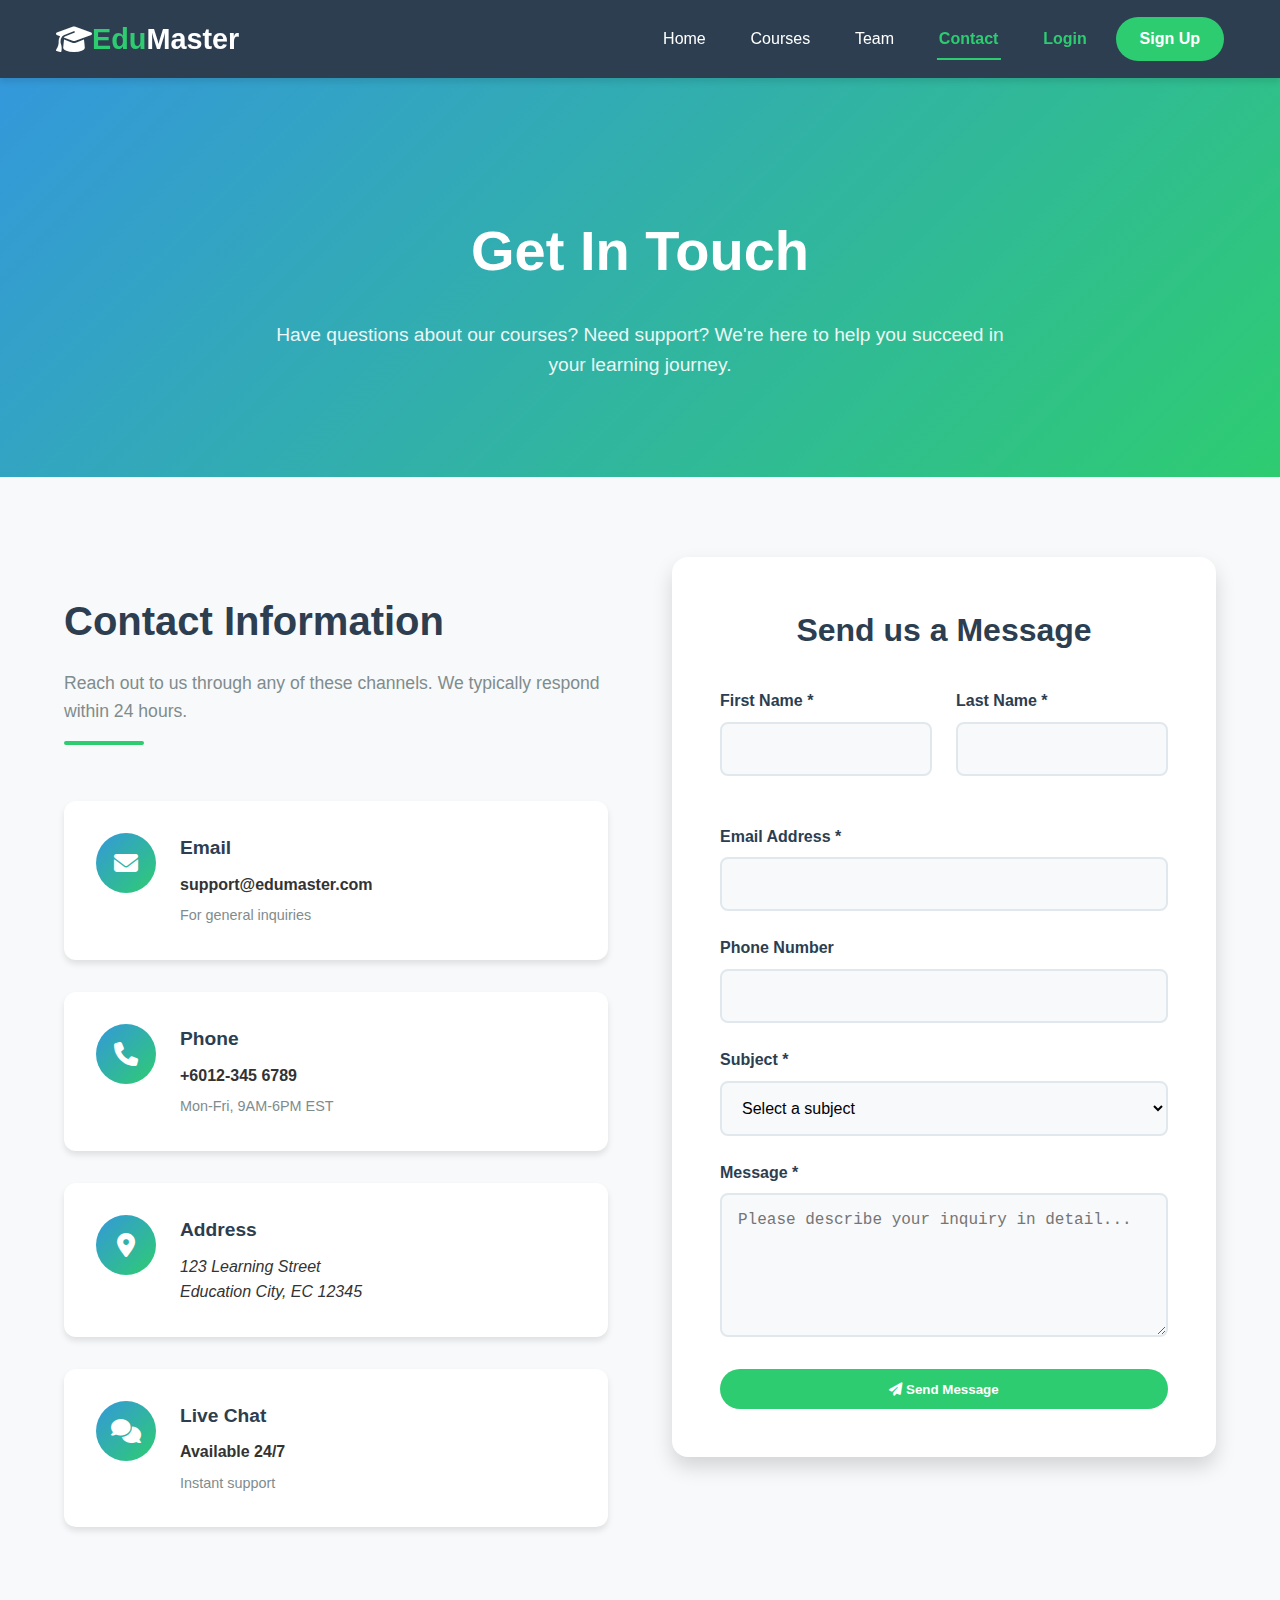
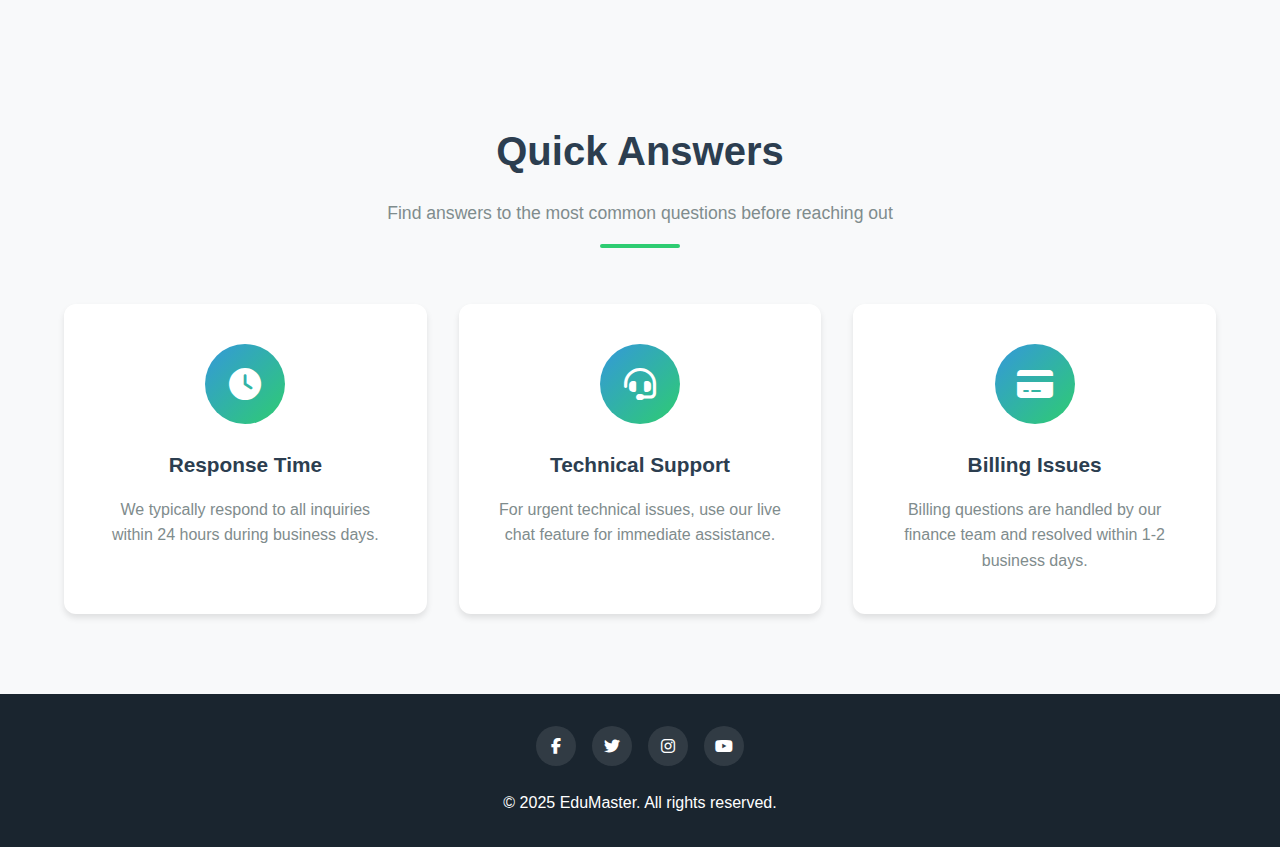
<file: templates/contact.html>
<!DOCTYPE html>
<html lang="en">
<head>
    <meta charset="UTF-8">
    <meta name="viewport" content="width=device-width, initial-scale=1.0">
    <title>Contact Us - EduMaster</title>
    <link rel="icon" type="image/x-icon" href="../images/favicon.ico">
    <link rel="stylesheet" href="https://cdnjs.cloudflare.com/ajax/libs/font-awesome/6.4.0/css/all.min.css">
    <link rel="stylesheet" href="../css/common.css">
    <link rel="stylesheet" href="../css/contact.css">
</head>
<body>
    <!-- Navbar -->
    <header>
        <div class="nav-container">
            <nav>
                <a href="index.html" class="logo">
                    <i class="fas fa-graduation-cap"></i>
                    <span>Edu</span>Master
                </a>
                <div class="hamburger">
                    <i class="fas fa-bars"></i>
                </div>
                <div class="nav-links">
                    <a href="index.html">Home</a>
                    <a href="courses.html">Courses</a>
                    <a href="team.html">Team</a>
                    <a href="contact.html" class="active">Contact</a>
                    <a href="login.html" class="login">Login</a>
                    <a href="signup.html" class="signup btn">Sign Up</a>
                    <a href="index.html" class="logout btn hidden" id="logoutBtn">Log Out</a>
                </div>
            </nav>
        </div>
    </header>

    <!-- Hero Section -->
    <section class="hero">
        <div class="hero-bg"></div>
        <div class="hero-content">
            <h1>Get In Touch</h1>
            <p>Have questions about our courses? Need support? We're here to help you succeed in your learning journey.</p>
        </div>
    </section>

    <!-- Contact Section -->
    <main class="section">
        <div class="container">
            <div class="contact-wrapper">
                <section class="contact-info">
                    <div class="section-title text-left">
                        <h2>Contact Information</h2>
                        <p>Reach out to us through any of these channels. We typically respond within 24 hours.</p>
                    </div>
                    
                    <div class="contact-methods">
                        <article class="contact-method">
                            <div class="contact-icon">
                                <i class="fas fa-envelope"></i>
                            </div>
                            <div class="contact-details">
                                <h3>Email</h3>
                                <p>support@edumaster.com</p>
                                <span>For general inquiries</span>
                            </div>
                        </article>
                        
                        <article class="contact-method">
                            <div class="contact-icon">
                                <i class="fas fa-phone"></i>
                            </div>
                            <div class="contact-details">
                                <h3>Phone</h3>
                                <p>+6012-345 6789</p>
                                <span>Mon-Fri, 9AM-6PM EST</span>
                            </div>
                        </article>
                        
                        <article class="contact-method">
                            <div class="contact-icon">
                                <i class="fas fa-map-marker-alt"></i>
                            </div>
                            <div class="contact-details">
                                <h3>Address</h3>
                                <address>
                                    123 Learning Street<br>
                                    Education City, EC 12345
                                </address>
                            </div>
                        </article>
                        
                        <article class="contact-method">
                            <div class="contact-icon">
                                <i class="fas fa-comments"></i>
                            </div>
                            <div class="contact-details">
                                <h3>Live Chat</h3>
                                <p>Available 24/7</p>
                                <span>Instant support</span>
                            </div>
                        </article>
                    </div>
                </section>

                <!-- Contact Form -->
                <section class="contact-form-container">
                    <form class="contact-form" id="contact-form" onsubmit="return validateContactForm()">
                        <h2>Send us a Message</h2>
                        <div class="form-row">
                            <div class="form-group">
                                <label for="first-name">First Name *</label>
                                <input type="text" id="first-name" name="first-name" required>
                                <span id="first-name-error" class="error"></span>
                            </div>
                            <div class="form-group">
                                <label for="last-name">Last Name *</label>
                                <input type="text" id="last-name" name="last-name" required>
                                <span id="last-name-error" class="error"></span>
                            </div>
                        </div>
                        
                        <div class="form-group">
                            <label for="email">Email Address *</label>
                            <input type="email" id="email" name="email" required>
                            <span id="email-error" class="error"></span>
                        </div>
                        
                        <div class="form-group">
                            <label for="phone">Phone Number</label>
                            <input type="tel" id="phone" name="phone">
                        </div>
                        
                        <div class="form-group">
                            <label for="subject">Subject *</label>
                            <select id="subject" name="subject" required>
                                <option value="" selected disabled>Select a subject</option>
                                <option value="course-inquiry">Course Inquiry</option>
                                <option value="technical-support">Technical Support</option>
                                <option value="billing">Billing Question</option>
                                <option value="partnership">Partnership Opportunity</option>
                                <option value="general">General Question</option>
                            </select>
                            <span id="subject-error" class="error"></span>
                        </div>
                        
                        <div class="form-group">
                            <label for="message">Message *</label>
                            <textarea id="message" name="message" rows="6" required placeholder="Please describe your inquiry in detail..."></textarea>
                            <span id="message-error" class="error"></span>
                        </div>
                        
                        <button type="submit" class="btn btn-secondary btn-full-width">
                            <i class="fas fa-paper-plane"></i> Send Message
                        </button>
                    </form>
                </section>
            </div>
        </div>
    </main>

    <!-- FAQ Section -->
    <section class="section section-bg-lighter">
        <div class="container">
            <div class="section-title">
                <h2>Quick Answers</h2>
                <p>Find answers to the most common questions before reaching out</p>
            </div>
            <div class="quick-faq">
                <article class="faq-card">
                    <div class="faq-icon">
                        <i class="fas fa-clock"></i>
                    </div>
                    <h3>Response Time</h3>
                    <p>We typically respond to all inquiries within 24 hours during business days.</p>
                </article>
                <article class="faq-card">
                    <div class="faq-icon">
                        <i class="fas fa-headset"></i>
                    </div>
                    <h3>Technical Support</h3>
                    <p>For urgent technical issues, use our live chat feature for immediate assistance.</p>
                </article>
                <article class="faq-card">
                    <div class="faq-icon">
                        <i class="fas fa-credit-card"></i>
                    </div>
                    <h3>Billing Issues</h3>
                    <p>Billing questions are handled by our finance team and resolved within 1-2 business days.</p>
                </article>
            </div>
        </div>
    </section>

    <!-- Footer -->
    <footer>
        <div class="footer-content">
            <div class="social-links">
                <a href="https://www.facebook.com" target="_blank"><i class="fab fa-facebook-f"></i></a>
                <a href="https://x.com" target="_blank"><i class="fab fa-twitter"></i></a>
                <a href="https://www.instagram.com" target="_blank"><i class="fab fa-instagram"></i></a>
                <a href="https://www.youtube.com" target="_blank"><i class="fab fa-youtube"></i></a>
            </div>
            <p>&copy; 2025 EduMaster. All rights reserved.</p>
        </div>
    </footer>

    <!-- Back to Top Button -->
    <button id="back-to-top" title="Back to Top">
        <i class="fas fa-chevron-up"></i>
    </button>

    <!-- JavaScript -->
    <script src="../js/common.js"></script>
    <script src="../js/form.js"></script>
</body>
</html>
</file>
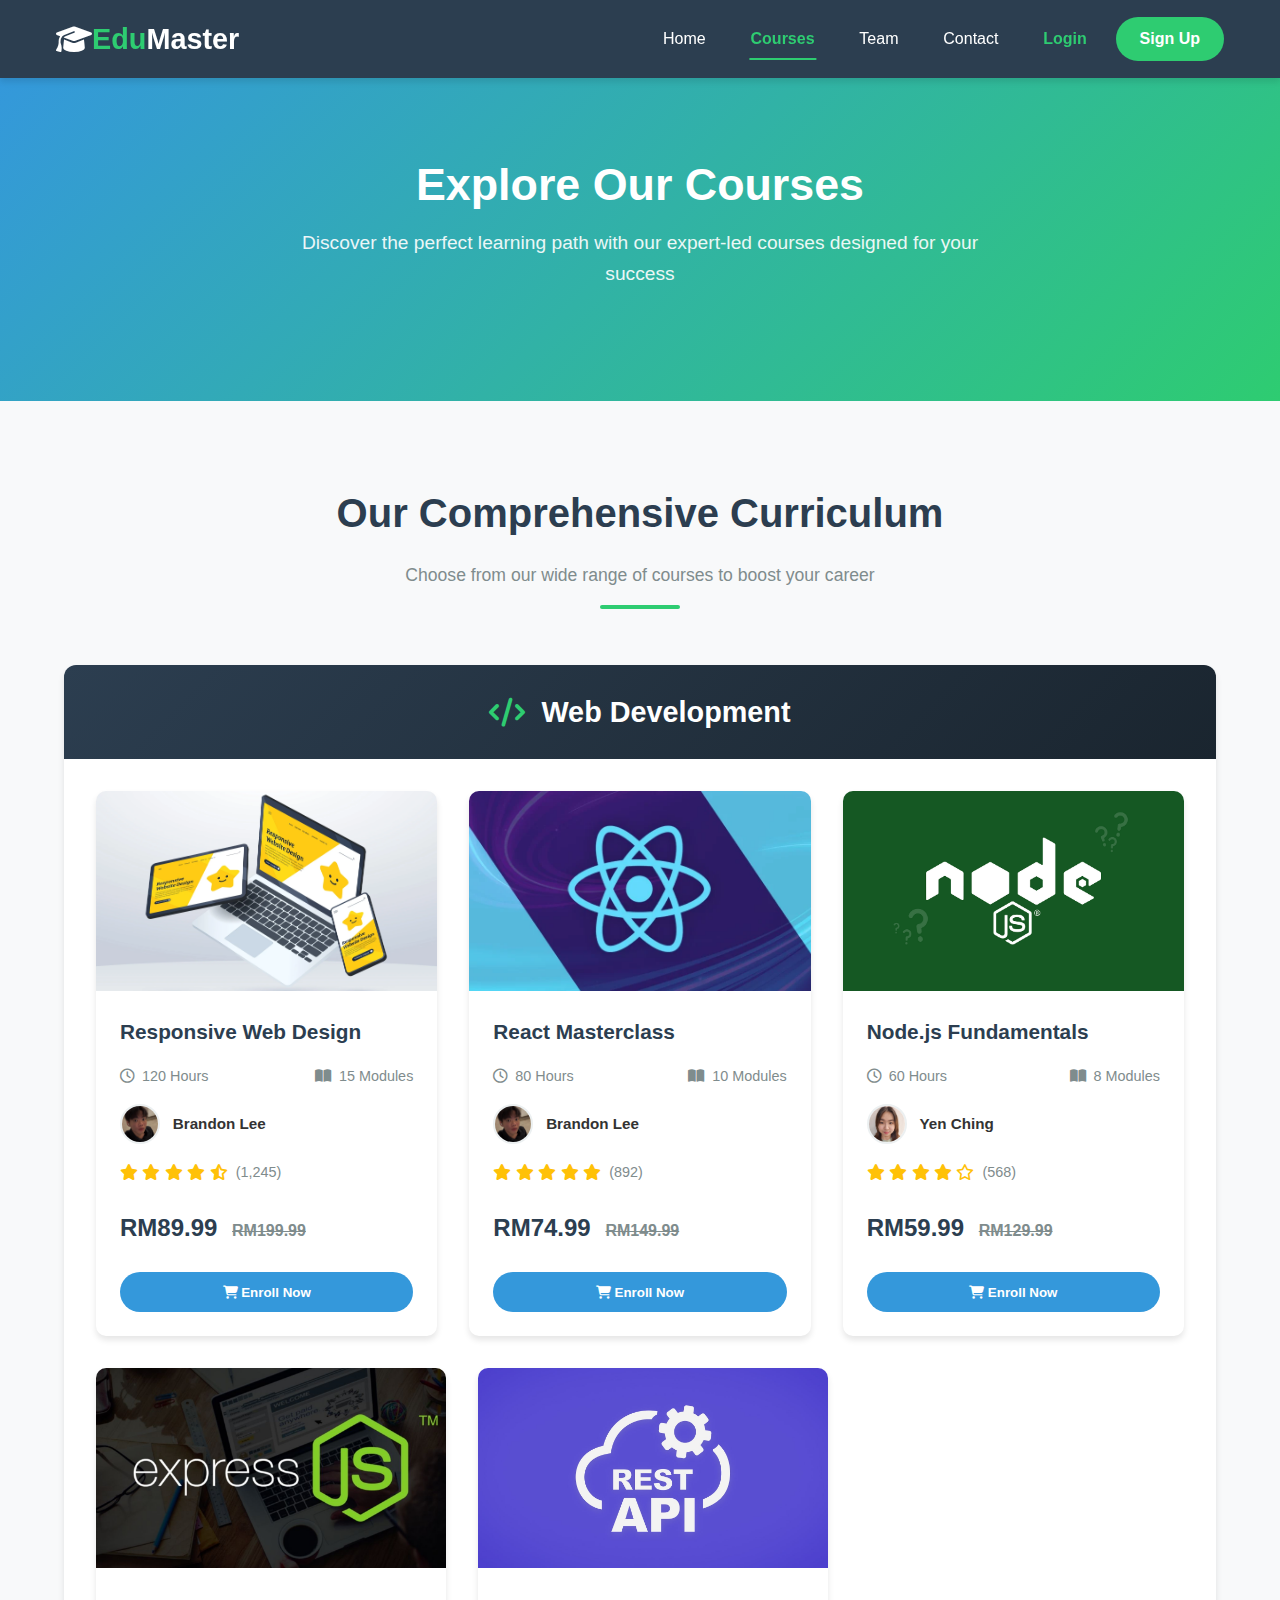
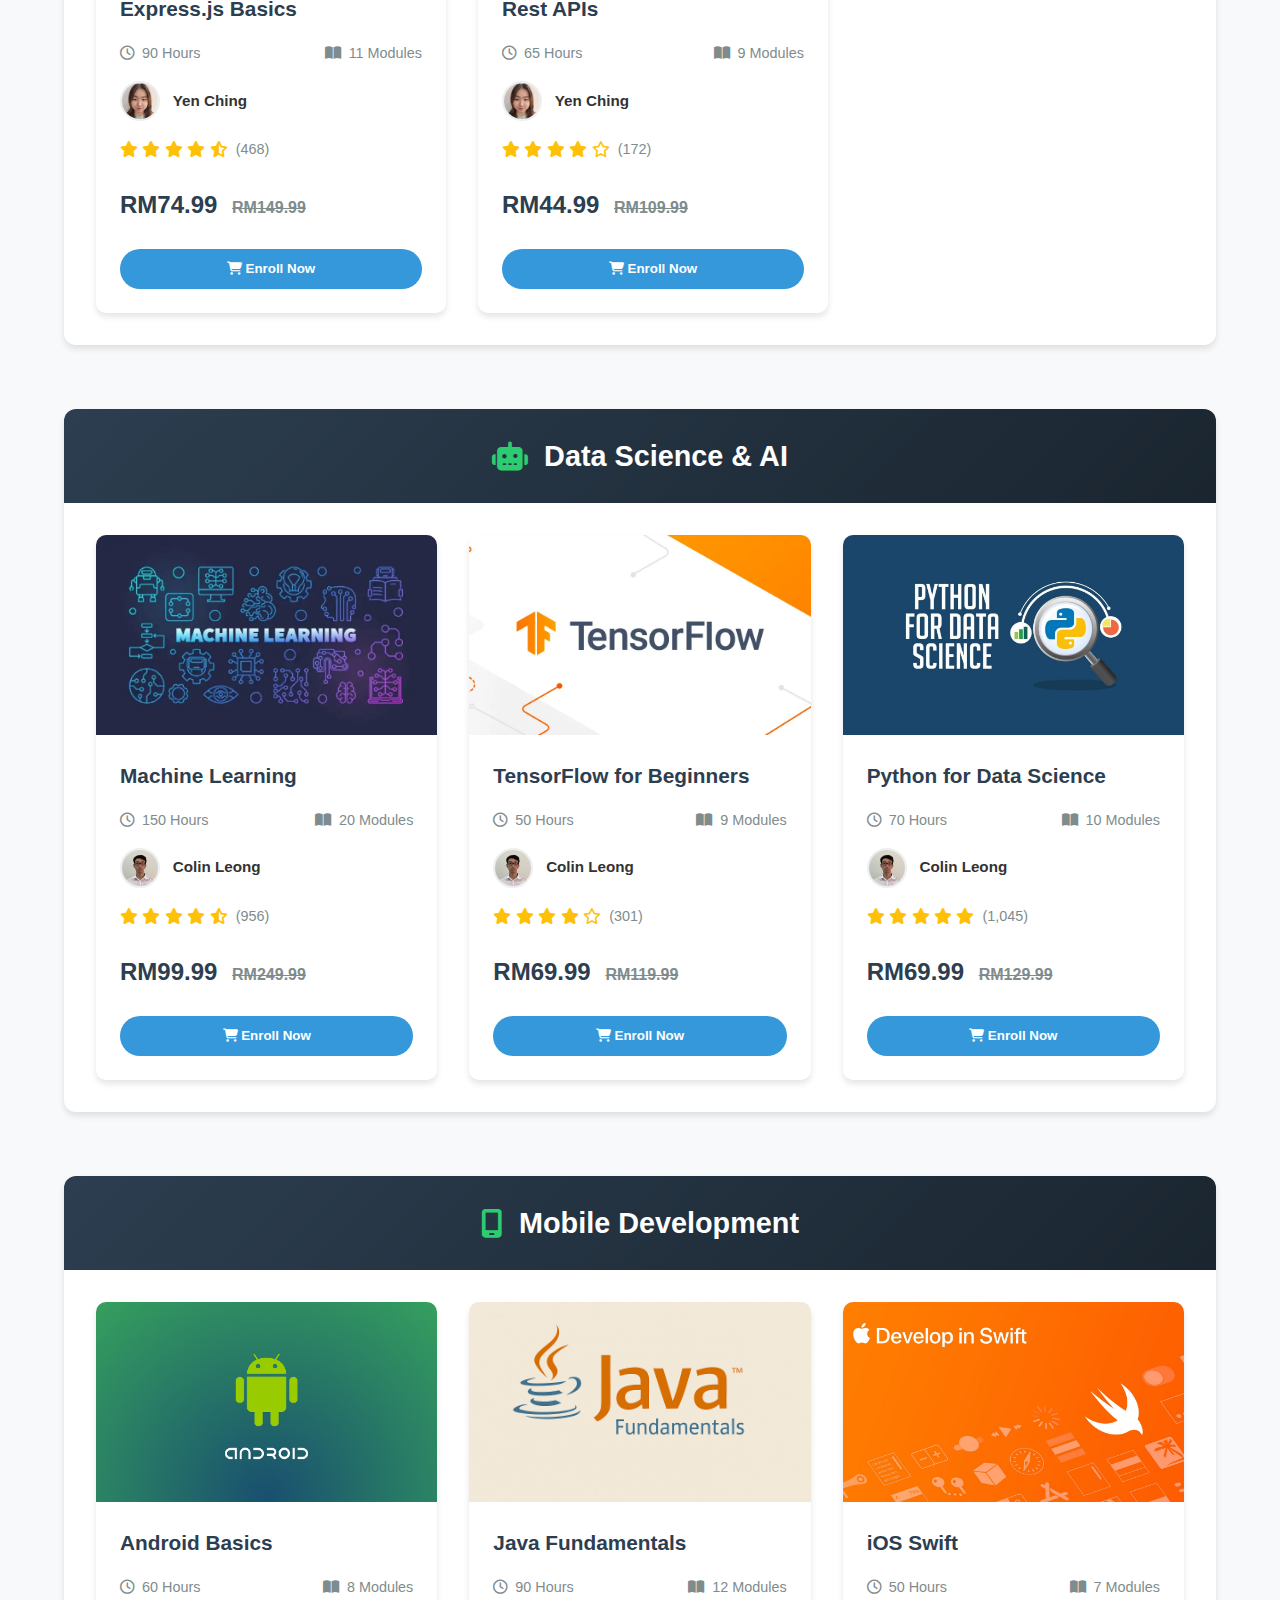
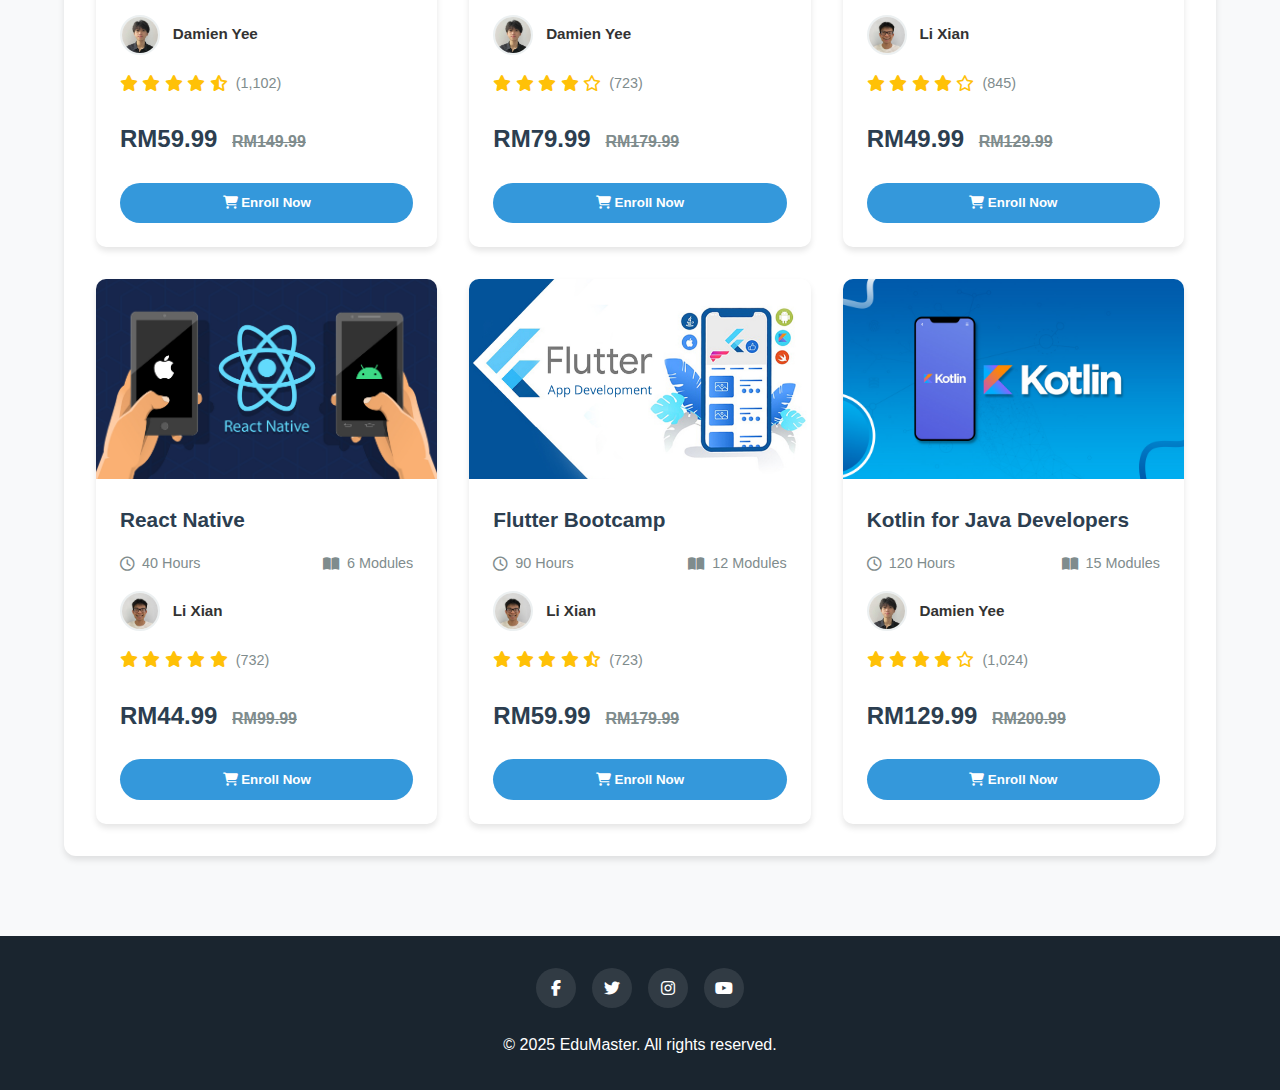
<file: templates/courses.html>
<!DOCTYPE html>
<html lang="en">
<head>
    <meta charset="UTF-8">
    <meta name="viewport" content="width=device-width, initial-scale=1.0">
    <title>Courses - EduMaster</title>
    <link rel="icon" type="image/x-icon" href="../images/favicon.ico">
    <link rel="stylesheet" href="https://cdnjs.cloudflare.com/ajax/libs/font-awesome/6.4.0/css/all.min.css">
    <link rel="stylesheet" href="../css/common.css">
    <link rel="stylesheet" href="../css/courses.css">
    
</head>
<body>
    <!-- Navbar -->
    <header>
        <div class="nav-container">
            <nav>
                <a href="index.html" class="logo">
                    <i class="fas fa-graduation-cap"></i>
                    <span>Edu</span>Master
                </a>
                <div class="hamburger">
                    <i class="fas fa-bars"></i>
                </div>
                <div class="nav-links">
                    <a href="index.html">Home</a>
                    <a href="courses.html" class="active">Courses</a>
                    <a href="team.html">Team</a>
                    <a href="contact.html">Contact</a>
                    <a href="login.html" class="login">Login</a>
                    <a href="signup.html" class="signup btn">Sign Up</a>
                    <a href="index.html" class="logout btn hidden" id="logoutBtn">Log Out</a>
                </div>
            </nav>
        </div>
    </header>

    <!-- Hero Section -->
    <section class="hero">
        <div class="container hero-content">
            <h1>Explore Our Courses</h1>
            <p>Discover the perfect learning path with our expert-led courses designed for your success</p>
        </div>
    </section>

    <!-- Courses Section -->
    <main class="section">
        <div class="container">
            <div class="section-title">
                <h2>Our Comprehensive Curriculum</h2>
                <p>Choose from our wide range of courses to boost your career</p>
            </div>
            <div class="courses-container">

                <!-- Web Development Courses -->
                <div class="course-category" id="web-courses">
                    <div class="category-header">
                        <h2><i class="fas fa-code"></i> Web Development</h2>
                    </div>
                    <div class="courses-grid">
                        <!-- Web - Course 1 -->
                        <article class="course-card">
                            <div class="course-img">
                                <img src="../images/courses/Responsive Web Design.webp" alt="Responsive Web Design">
                            </div>
                            <div class="course-content">
                                <h3 class="course-title">Responsive Web Design</h3>
                                <div class="course-meta">
                                    <span><i class="far fa-clock"></i> 120 Hours</span>
                                    <span><i class="fas fa-book-open"></i> 15 Modules</span>
                                </div>
                                <div class="course-instructor">
                                    <img src="../images/profiles/brandon.png" alt="Brandon Lee" class="instructor-avatar">
                                    <span>Brandon Lee</span>
                                </div>
                                <div class="course-rating">
                                    <div class="stars">
                                        <i class="fas fa-star"></i>
                                        <i class="fas fa-star"></i>
                                        <i class="fas fa-star"></i>
                                        <i class="fas fa-star"></i>
                                        <i class="fas fa-star-half-alt"></i>
                                    </div>
                                    <span class="rating-count">(1,245)</span>
                                </div>
                                <div class="course-price">
                                    RM89.99 <span class="original">RM199.99</span>
                                </div>
                                <button class="btn btn-primary btn-full-width">
                                    <i class="fas fa-shopping-cart"></i> Enroll Now
                                </button>
                            </div>
                        </article>
                        
                        <!-- Web - Course 2 -->
                        <article class="course-card">
                            <div class="course-img">
                                <img src="../images/courses/React Masterclass.png" alt="React Masterclass">
                            </div>
                            <div class="course-content">
                                <h3 class="course-title">React Masterclass</h3>
                                <div class="course-meta">
                                    <span><i class="far fa-clock"></i> 80 Hours</span>
                                    <span><i class="fas fa-book-open"></i> 10 Modules</span>
                                </div>
                                <div class="course-instructor">
                                    <img src="../images/profiles/brandon.png" alt="Brandon Lee" class="instructor-avatar">
                                    <span>Brandon Lee</span>
                                </div>
                                <div class="course-rating">
                                    <div class="stars">
                                        <i class="fas fa-star"></i>
                                        <i class="fas fa-star"></i>
                                        <i class="fas fa-star"></i>
                                        <i class="fas fa-star"></i>
                                        <i class="fas fa-star"></i>
                                    </div>
                                    <span class="rating-count">(892)</span>
                                </div>
                                <div class="course-price">
                                    RM74.99 <span class="original">RM149.99</span>
                                </div>
                                <button class="btn btn-primary btn-full-width">
                                    <i class="fas fa-shopping-cart"></i> Enroll Now
                                </button>
                            </div>
                        </article>
                        
                        <!-- Web - Course 3 -->
                        <article class="course-card">
                            <div class="course-img">
                                <img src="../images/courses/Node.js Fundamentals.png" alt="Node.js Fundamentals">
                            </div>
                            <div class="course-content">
                                <h3 class="course-title">Node.js Fundamentals</h3>
                                <div class="course-meta">
                                    <span><i class="far fa-clock"></i> 60 Hours</span>
                                    <span><i class="fas fa-book-open"></i> 8 Modules</span>
                                </div>
                                <div class="course-instructor">
                                    <img src="../images/profiles/yenching.jpg" alt="Yen Ching" class="instructor-avatar">
                                    <span>Yen Ching</span>
                                </div>
                                <div class="course-rating">
                                    <div class="stars">
                                        <i class="fas fa-star"></i>
                                        <i class="fas fa-star"></i>
                                        <i class="fas fa-star"></i>
                                        <i class="fas fa-star"></i>
                                        <i class="far fa-star"></i>
                                    </div>
                                    <span class="rating-count">(568)</span>
                                </div>
                                <div class="course-price">
                                    RM59.99 <span class="original">RM129.99</span>
                                </div>
                                <button class="btn btn-primary btn-full-width">
                                    <i class="fas fa-shopping-cart"></i> Enroll Now
                                </button>
                            </div>
                        </article>

                        <!-- Web - Course 4 -->
                        <article class="course-card">
                            <div class="course-img">
                                <img src="../images/courses/Express.js Basics.jpg" alt="Express.js Basics">
                            </div>
                            <div class="course-content">
                                <h3 class="course-title">Express.js Basics</h3>
                                <div class="course-meta">
                                    <span><i class="far fa-clock"></i> 90 Hours</span>
                                    <span><i class="fas fa-book-open"></i> 11 Modules</span>
                                </div>
                                <div class="course-instructor">
                                    <img src="../images/profiles/yenching.jpg" alt="Yen Ching" class="instructor-avatar">
                                    <span>Yen Ching</span>
                                </div>
                                <div class="course-rating">
                                    <div class="stars">
                                        <i class="fas fa-star"></i>
                                        <i class="fas fa-star"></i>
                                        <i class="fas fa-star"></i>
                                        <i class="fas fa-star"></i>
                                        <i class="fas fa-star-half-alt"></i>
                                    </div>
                                    <span class="rating-count">(468)</span>
                                </div>
                                <div class="course-price">
                                    RM74.99 <span class="original">RM149.99</span>
                                </div>
                                <button class="btn btn-primary btn-full-width">
                                    <i class="fas fa-shopping-cart"></i> Enroll Now
                                </button>
                            </div>
                        </article>

                        <!-- Web - Course 5 -->
                        <article class="course-card">
                            <div class="course-img">
                                <img src="../images/courses/Rest APIs.jpg" alt="Rest APIs">
                            </div>
                            <div class="course-content">
                                <h3 class="course-title">Rest APIs</h3>
                                <div class="course-meta">
                                    <span><i class="far fa-clock"></i> 65 Hours</span>
                                    <span><i class="fas fa-book-open"></i> 9 Modules</span>
                                </div>
                                <div class="course-instructor">
                                    <img src="../images/profiles/yenching.jpg" alt="Yen Ching" class="instructor-avatar">
                                    <span>Yen Ching</span>
                                </div>
                                <div class="course-rating">
                                    <div class="stars">
                                        <i class="fas fa-star"></i>
                                        <i class="fas fa-star"></i>
                                        <i class="fas fa-star"></i>
                                        <i class="fas fa-star"></i>
                                        <i class="far fa-star"></i>
                                    </div>
                                    <span class="rating-count">(172)</span>
                                </div>
                                <div class="course-price">
                                    RM44.99 <span class="original">RM109.99</span>
                                </div>
                                <button class="btn btn-primary btn-full-width">
                                    <i class="fas fa-shopping-cart"></i> Enroll Now
                                </button>
                            </div>
                        </article>
                    </div>
                </div>
                
                <!-- Data Science Courses -->
                <div class="course-category" id="data-courses">
                    <div class="category-header">
                        <h2><i class="fa-solid fa-robot"></i> Data Science & AI</h2>
                    </div>
                    <div class="courses-grid">
                        <!-- Data - Course 1 -->
                        <article class="course-card">
                            <div class="course-img">
                                <img src="../images/courses/Machine Learning.webp" alt="Machine Learning">
                            </div>
                            <div class="course-content">
                                <h3 class="course-title">Machine Learning</h3>
                                <div class="course-meta">
                                    <span><i class="far fa-clock"></i> 150 Hours</span>
                                    <span><i class="fas fa-book-open"></i> 20 Modules</span>
                                </div>
                                <div class="course-instructor">
                                    <img src="../images/profiles/colin.jpg" alt="Colin Leong" class="instructor-avatar">
                                    <span>Colin Leong</span>
                                </div>
                                <div class="course-rating">
                                    <div class="stars">
                                        <i class="fas fa-star"></i>
                                        <i class="fas fa-star"></i>
                                        <i class="fas fa-star"></i>
                                        <i class="fas fa-star"></i>
                                        <i class="fas fa-star-half-alt"></i>
                                    </div>
                                    <span class="rating-count">(956)</span>
                                </div>
                                <div class="course-price">
                                    RM99.99 <span class="original">RM249.99</span>
                                </div>
                                <button class="btn btn-primary btn-full-width">
                                    <i class="fas fa-shopping-cart"></i> Enroll Now
                                </button>
                            </div>
                        </article>

                        <!-- Data - Course 2 -->
                        <article class="course-card">
                            <div class="course-img">
                                <img src="../images/courses/TensorFlow for Beginners.webp" alt="TensorFlow for Beginners">
                            </div>
                            <div class="course-content">
                                <h3 class="course-title">TensorFlow for Beginners</h3>
                                <div class="course-meta">
                                    <span><i class="far fa-clock"></i> 50 Hours</span>
                                    <span><i class="fas fa-book-open"></i> 9 Modules</span>
                                </div>
                                <div class="course-instructor">
                                    <img src="../images/profiles/colin.jpg" alt="Colin Leong" class="instructor-avatar">
                                    <span>Colin Leong</span>
                                </div>
                                <div class="course-rating">
                                    <div class="stars">
                                        <i class="fas fa-star"></i>
                                        <i class="fas fa-star"></i>
                                        <i class="fas fa-star"></i>
                                        <i class="fas fa-star"></i>
                                        <i class="far fa-star"></i>
                                    </div>
                                    <span class="rating-count">(301)</span>
                                </div>
                                <div class="course-price">
                                    RM69.99 <span class="original">RM119.99</span>
                                </div>
                                <button class="btn btn-primary btn-full-width">
                                    <i class="fas fa-shopping-cart"></i> Enroll Now
                                </button>
                            </div>
                        </article>
                        
                        <!-- Data - Course 3 -->
                        <article class="course-card">
                            <div class="course-img">
                                <img src="../images/courses/Python for Data Science.jpeg" alt="Python for Data Science">
                            </div>
                            <div class="course-content">
                                <h3 class="course-title">Python for Data Science</h3>
                                <div class="course-meta">
                                    <span><i class="far fa-clock"></i> 70 Hours</span>
                                    <span><i class="fas fa-book-open"></i> 10 Modules</span>
                                </div>
                                <div class="course-instructor">
                                    <img src="../images/profiles/colin.jpg" alt="Colin Leong" class="instructor-avatar">
                                    <span>Colin Leong</span>
                                </div>
                                <div class="course-rating">
                                    <div class="stars">
                                        <i class="fas fa-star"></i>
                                        <i class="fas fa-star"></i>
                                        <i class="fas fa-star"></i>
                                        <i class="fas fa-star"></i>
                                        <i class="fas fa-star"></i>
                                    </div>
                                    <span class="rating-count">(1,045)</span>
                                </div>
                                <div class="course-price">
                                    RM69.99 <span class="original">RM129.99</span>
                                </div>
                                <button class="btn btn-primary btn-full-width">
                                    <i class="fas fa-shopping-cart"></i> Enroll Now
                                </button>
                            </div>
                        </article>
                    </div>
                </div>
                
                <!-- Mobile Development Courses -->
                <div class="course-category" id="mobile-courses">
                    <div class="category-header">
                        <h2><i class="fa-solid fa-mobile-screen"></i> Mobile Development</h2>
                    </div>
                    <div class="courses-grid">
                        <!-- Mobile - Course 1 -->
                        <article class="course-card">
                            <div class="course-img">
                                <img src="../images/courses/Android Basics.png" alt="Android Basics">
                            </div>
                            <div class="course-content">
                                <h3 class="course-title">Android Basics</h3>
                                <div class="course-meta">
                                    <span><i class="far fa-clock"></i> 60 Hours</span>
                                    <span><i class="fas fa-book-open"></i> 8 Modules</span>
                                </div>
                                <div class="course-instructor">
                                    <img src="../images/profiles/damien.png" alt="Damien Yee" class="instructor-avatar">
                                    <span>Damien Yee</span>
                                </div>
                                <div class="course-rating">
                                    <div class="stars">
                                        <i class="fas fa-star"></i>
                                        <i class="fas fa-star"></i>
                                        <i class="fas fa-star"></i>
                                        <i class="fas fa-star"></i>
                                        <i class="fas fa-star-half-alt"></i>
                                    </div>
                                    <span class="rating-count">(1,102)</span>
                                </div>
                                <div class="course-price">
                                    RM59.99 <span class="original">RM149.99</span>
                                </div>
                                <button class="btn btn-primary btn-full-width">
                                    <i class="fas fa-shopping-cart"></i> Enroll Now
                                </button>
                            </div>
                        </article>

                        <!-- Mobile - Course 2 -->
                        <article class="course-card">
                            <div class="course-img">
                                <img src="../images/courses/Java Fundamentals.jpg" alt="Java Fundamentals">
                            </div>
                            <div class="course-content">
                                <h3 class="course-title">Java Fundamentals</h3>
                                <div class="course-meta">
                                    <span><i class="far fa-clock"></i> 90 Hours</span>
                                    <span><i class="fas fa-book-open"></i> 12 Modules</span>
                                </div>
                                <div class="course-instructor">
                                    <img src="../images/profiles/damien.png" alt="Damien Yee" class="instructor-avatar">
                                    <span>Damien Yee</span>
                                </div>
                                <div class="course-rating">
                                    <div class="stars">
                                        <i class="fas fa-star"></i>
                                        <i class="fas fa-star"></i>
                                        <i class="fas fa-star"></i>
                                        <i class="fas fa-star"></i>
                                        <i class="far fa-star"></i>
                                    </div>
                                    <span class="rating-count">(723)</span>
                                </div>
                                <div class="course-price">
                                    RM79.99 <span class="original">RM179.99</span>
                                </div>
                                <button class="btn btn-primary btn-full-width">
                                    <i class="fas fa-shopping-cart"></i> Enroll Now
                                </button>
                            </div>
                        </article>
                        
                        <!-- Mobile - Course 3 -->
                        <article class="course-card">
                            <div class="course-img">
                                <img src="../images/courses/iOS Swift.jpg" alt="iOS Swift">
                            </div>
                            <div class="course-content">
                                <h3 class="course-title">iOS Swift</h3>
                                <div class="course-meta">
                                    <span><i class="far fa-clock"></i> 50 Hours</span>
                                    <span><i class="fas fa-book-open"></i> 7 Modules</span>
                                </div>
                                <div class="course-instructor">
                                    <img src="../images/profiles/lixian.png" alt="Li Xian" class="instructor-avatar">
                                    <span>Li Xian</span>
                                </div>
                                <div class="course-rating">
                                    <div class="stars">
                                        <i class="fas fa-star"></i>
                                        <i class="fas fa-star"></i>
                                        <i class="fas fa-star"></i>
                                        <i class="fas fa-star"></i>
                                        <i class="far fa-star"></i>
                                    </div>
                                    <span class="rating-count">(845)</span>
                                </div>
                                <div class="course-price">
                                    RM49.99 <span class="original">RM129.99</span>
                                </div>
                                <button class="btn btn-primary btn-full-width">
                                    <i class="fas fa-shopping-cart"></i> Enroll Now
                                </button>
                            </div>
                        </article>
                        
                        <!-- Mobile - Course 4 -->
                        <article class="course-card">
                            <div class="course-img">
                                <img src="../images/courses/React Native.jpg" alt="React Native">
                            </div>
                            <div class="course-content">
                                <h3 class="course-title">React Native</h3>
                                <div class="course-meta">
                                    <span><i class="far fa-clock"></i> 40 Hours</span>
                                    <span><i class="fas fa-book-open"></i> 6 Modules</span>
                                </div>
                                <div class="course-instructor">
                                    <img src="../images/profiles/lixian.png" alt="Li Xian" class="instructor-avatar">
                                    <span>Li Xian</span>
                                </div>
                                <div class="course-rating">
                                    <div class="stars">
                                        <i class="fas fa-star"></i>
                                        <i class="fas fa-star"></i>
                                        <i class="fas fa-star"></i>
                                        <i class="fas fa-star"></i>
                                        <i class="fas fa-star"></i>
                                    </div>
                                    <span class="rating-count">(732)</span>
                                </div>
                                <div class="course-price">
                                    RM44.99 <span class="original">RM99.99</span>
                                </div>
                                <button class="btn btn-primary btn-full-width">
                                    <i class="fas fa-shopping-cart"></i> Enroll Now
                                </button>
                            </div>
                        </article>

                        <!-- Mobile - Course 5 -->
                        <article class="course-card">
                            <div class="course-img">
                                <img src="../images/courses/Flutter Bootcamp.png" alt="Flutter Bootcamp">
                            </div>
                            <div class="course-content">
                                <h3 class="course-title">Flutter Bootcamp</h3>
                                <div class="course-meta">
                                    <span><i class="far fa-clock"></i> 90 Hours</span>
                                    <span><i class="fas fa-book-open"></i> 12 Modules</span>
                                </div>
                                <div class="course-instructor">
                                    <img src="../images/profiles/lixian.png" alt="Li Xian" class="instructor-avatar">
                                    <span>Li Xian</span>
                                </div>
                                <div class="course-rating">
                                    <div class="stars">
                                        <i class="fas fa-star"></i>
                                        <i class="fas fa-star"></i>
                                        <i class="fas fa-star"></i>
                                        <i class="fas fa-star"></i>
                                        <i class="fas fa-star-half-alt"></i>
                                    </div>
                                    <span class="rating-count">(723)</span>
                                </div>
                                <div class="course-price">
                                    RM59.99 <span class="original">RM179.99</span>
                                </div>
                                <button class="btn btn-primary btn-full-width">
                                    <i class="fas fa-shopping-cart"></i> Enroll Now
                                </button>
                            </div>
                        </article>

                        <!-- Mobile - Course 6 -->
                        <article class="course-card">
                            <div class="course-img">
                                <img src="../images/courses/Kotlin for Java Developers.jpg" alt="Kotlin for Java Developers">
                            </div>
                            <div class="course-content">
                                <h3 class="course-title">Kotlin for Java Developers</h3>
                                <div class="course-meta">
                                    <span><i class="far fa-clock"></i> 120 Hours</span>
                                    <span><i class="fas fa-book-open"></i> 15 Modules</span>
                                </div>
                                <div class="course-instructor">
                                    <img src="../images/profiles/damien.png" alt="Damien Yee" class="instructor-avatar">
                                    <span>Damien Yee</span>
                                </div>
                                <div class="course-rating">
                                    <div class="stars">
                                        <i class="fas fa-star"></i>
                                        <i class="fas fa-star"></i>
                                        <i class="fas fa-star"></i>
                                        <i class="fas fa-star"></i>
                                        <i class="far fa-star"></i>
                                    </div>
                                    <span class="rating-count">(1,024)</span>
                                </div>
                                <div class="course-price">
                                    RM129.99 <span class="original">RM200.99</span>
                                </div>
                                <button class="btn btn-primary btn-full-width">
                                    <i class="fas fa-shopping-cart"></i> Enroll Now
                                </button>
                            </div>
                        </article>
                    </div>
                </div>
            </div>
        </div>
    </main>

    <!-- Footer -->
    <footer>
        <div class="footer-content">
            <div class="social-links">
                <a href="https://www.facebook.com" target="_blank"><i class="fab fa-facebook-f"></i></a>
                <a href="https://x.com" target="_blank"><i class="fab fa-twitter"></i></a>
                <a href="https://www.instagram.com" target="_blank"><i class="fab fa-instagram"></i></a>
                <a href="https://www.youtube.com" target="_blank"><i class="fab fa-youtube"></i></a>
            </div>
            <p>&copy; 2025 EduMaster. All rights reserved.</p>
        </div>
    </footer>

    <!-- Back to Top Button -->
    <button id="back-to-top" title="Back to Top">
        <i class="fas fa-chevron-up"></i>
    </button>

    <!-- JavaScript -->
    <script src="../js/common.js"></script>
</body>
</html>
</file>
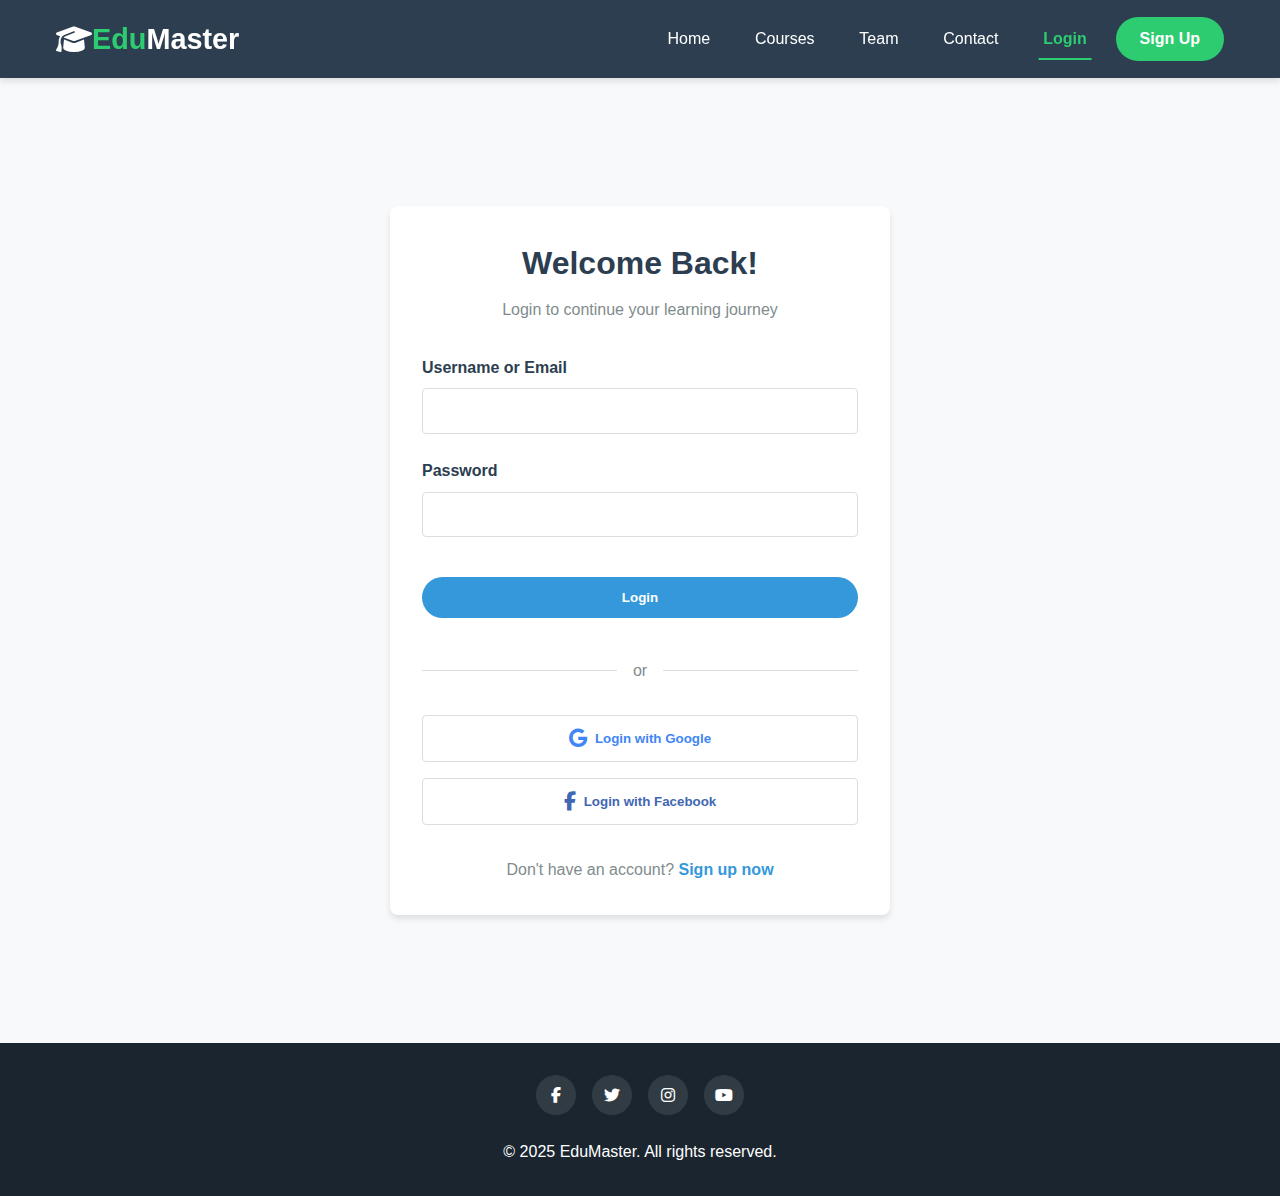
<file: templates/login.html>
<!DOCTYPE html>
<html lang="en">
<head>
    <meta charset="UTF-8">
    <meta name="viewport" content="width=device-width, initial-scale=1.0">
    <title>Login - EduMaster</title>
    <link rel="icon" type="image/x-icon" href="../images/favicon.ico">
    <link rel="stylesheet" href="https://cdnjs.cloudflare.com/ajax/libs/font-awesome/6.4.0/css/all.min.css">
    <link rel="stylesheet" href="../css/common.css">
    <link rel="stylesheet" href="../css/auth.css">
</head>
<body>
    <!-- Navbar -->
    <header>
        <div class="nav-container">
            <nav>
                <a href="index.html" class="logo">
                    <i class="fas fa-graduation-cap"></i>
                    <span>Edu</span>Master
                </a>
                <div class="hamburger">
                    <i class="fas fa-bars"></i>
                </div>
                <div class="nav-links">
                    <a href="index.html">Home</a>
                    <a href="courses.html">Courses</a>
                    <a href="team.html">Team</a>
                    <a href="contact.html">Contact</a>
                    <a href="login.html" class="login active">Login</a>
                    <a href="signup.html" class="signup btn">Sign Up</a>
                    <a href="index.html" class="logout btn hidden" id="logoutBtn">Log Out</a>
                </div>
            </nav>
        </div>
    </header>

    <!-- Log In Form -->
    <main class="section">
        <div class="container">
            <div class="auth-container">
                <div class="auth-title">
                    <h2>Welcome Back!</h2>
                    <p>Login to continue your learning journey</p>
                </div>

                <form class="auth-form" action="index.html" onsubmit="return login()">
                    <div class="form-group">
                        <label for="username">Username or Email</label>
                        <input type="text" id="username" name="username" required>
                        <span id="username-error" class="error"></span>
                    </div>

                    <div class="form-group">
                        <label for="password">Password</label>
                        <input type="password" id="password" name="password" required>
                        <span id="password-error" class="error"></span>
                    </div>

                    <button type="submit" id="submit-button">Login</button>
                </form>

                <div class="divider">or</div>

                <div class="social-login">
                    <a href="https://accounts.google.com/o/oauth2/v2/auth">
                        <button class="social-btn google">
                            <i class="fab fa-google"></i> Login with Google
                        </button>
                    </a>
                    <a href="https://www.facebook.com/v12.0/dialog/oauth">
                        <button class="social-btn facebook">
                            <i class="fab fa-facebook-f"></i> Login with Facebook
                        </button>
                    </a>
                </div>

                <div class="auth-switch">
                    <p>Don't have an account? <a href="signup.html">Sign up now</a></p>
                </div>
            </div>
        </div>
    </main>

    <!-- Footer -->
    <footer>
        <div class="footer-content">
            <div class="social-links">
                <a href="https://www.facebook.com" target="_blank"><i class="fab fa-facebook-f"></i></a>
                <a href="https://x.com" target="_blank"><i class="fab fa-twitter"></i></a>
                <a href="https://www.instagram.com" target="_blank"><i class="fab fa-instagram"></i></a>
                <a href="https://www.youtube.com" target="_blank"><i class="fab fa-youtube"></i></a>
            </div>
            <p>&copy; 2025 EduMaster. All rights reserved.</p>
        </div>
    </footer>

    <!-- JavaScript -->
    <script src="../js/common.js"></script>
    <script src="../js/form.js"></script>
</body>
</html>
</file>
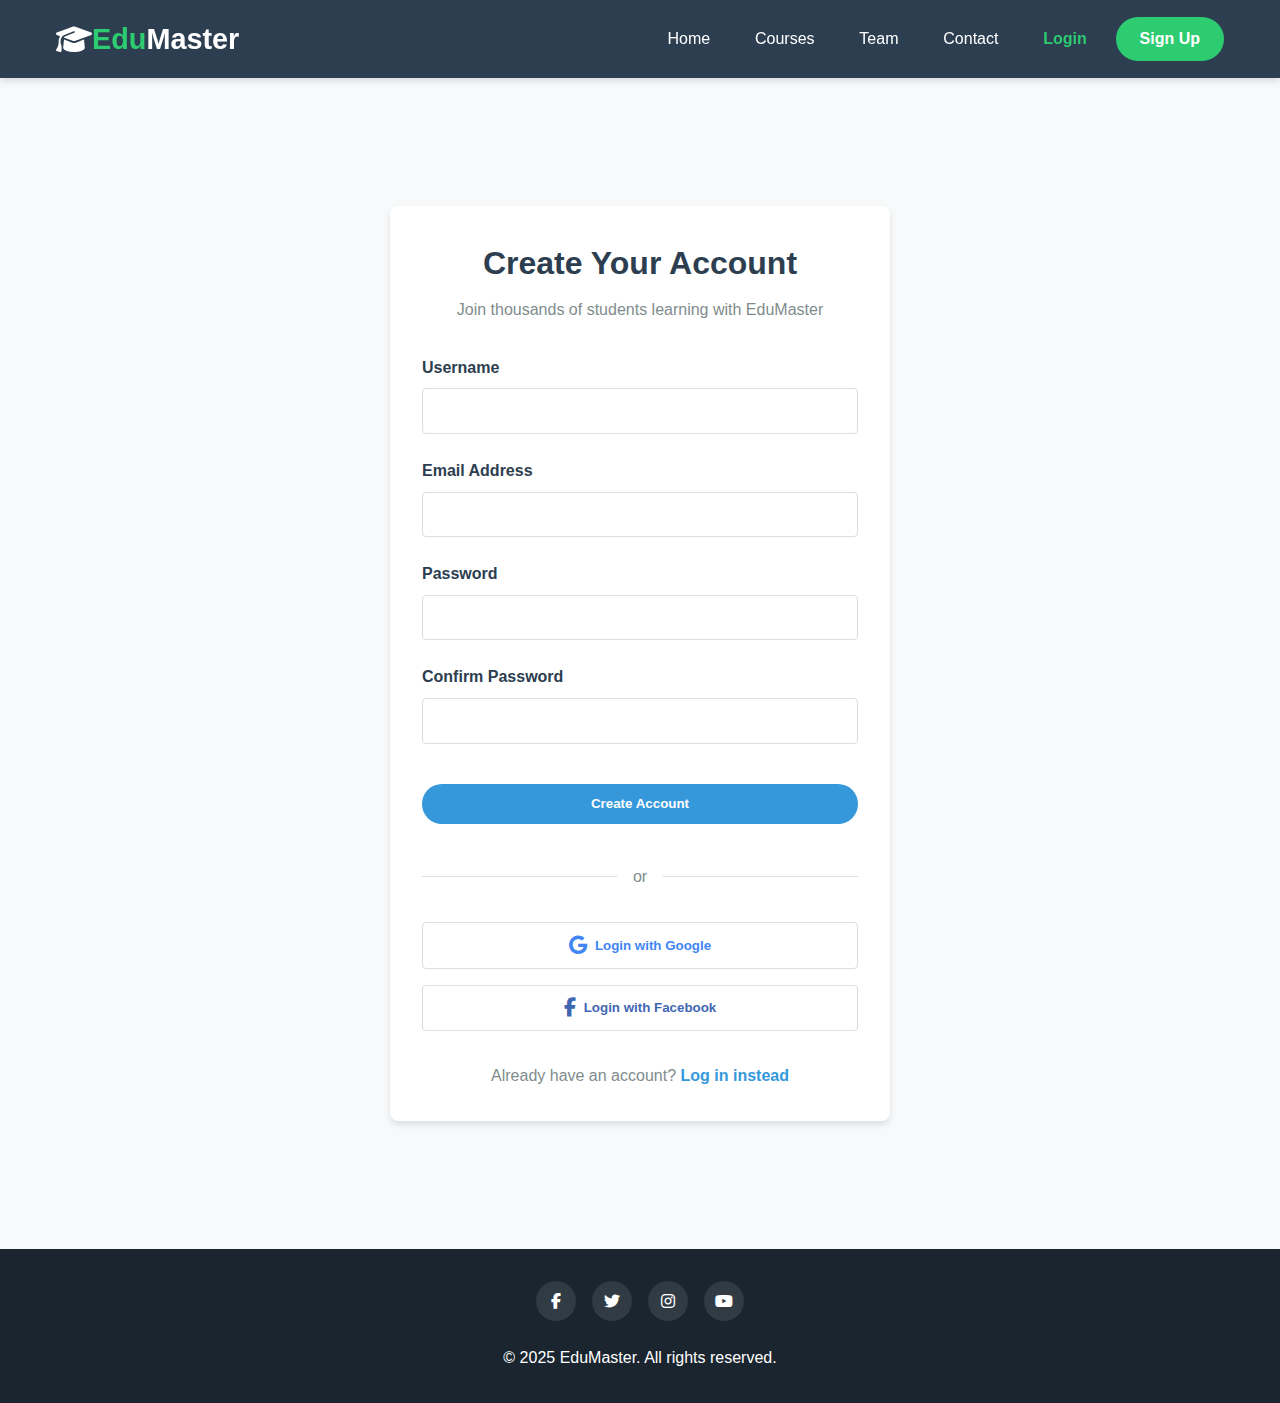
<file: templates/signup.html>
<!DOCTYPE html>
<html lang="en">
<head>
    <meta charset="UTF-8">
    <meta name="viewport" content="width=device-width, initial-scale=1.0">
    <title>Sign Up - EduMaster</title>
    <link rel="icon" type="image/x-icon" href="../images/favicon.ico">
    <link rel="stylesheet" href="https://cdnjs.cloudflare.com/ajax/libs/font-awesome/6.4.0/css/all.min.css">
    <link rel="stylesheet" href="../css/common.css">
    <link rel="stylesheet" href="../css/auth.css">
</head>
<body>
    <!-- Navbar -->
    <header>
        <div class="nav-container">
            <nav>
                <a href="index.html" class="logo">
                    <i class="fas fa-graduation-cap"></i>
                    <span>Edu</span>Master
                </a>
                <div class="hamburger">
                    <i class="fas fa-bars"></i>
                </div>
                <div class="nav-links">
                    <a href="index.html">Home</a>
                    <a href="courses.html">Courses</a>
                    <a href="team.html">Team</a>
                    <a href="contact.html">Contact</a>
                    <a href="login.html" class="login">Login</a>
                    <a href="signup.html" class="signup btn">Sign Up</a>
                    <a href="index.html" class="logout btn hidden" id="logoutBtn">Log Out</a>
                </div>
            </nav>
        </div>
    </header>

    <!-- Sign Up Form -->
    <main class="section">
        <div class="container">
            <div class="auth-container">
                <div class="auth-title">
                    <h2>Create Your Account</h2>
                    <p>Join thousands of students learning with EduMaster</p>
                </div>

                <form class="auth-form" onsubmit="return signup()">
                    <div class="form-group">
                        <label for="username">Username</label>
                        <input type="text" id="username" name="username" required>
                        <span id="username-error" class="error"></span>
                    </div>

                    <div class="form-group">
                        <label for="email">Email Address</label>
                        <input type="email" id="email" name="email" required>
                        <span id="email-error" class="error"></span>
                    </div>

                    <div class="form-group">
                        <label for="password">Password</label>
                        <input type="password" id="password" name="password" required>
                        <span id="password-error" class="error"></span>
                    </div>

                    <div class="form-group">
                        <label for="confirm-password">Confirm Password</label>
                        <input type="password" id="confirm-password" name="confirm-password" required>
                        <span id="confirm-password-error" class="error"></span>
                    </div>

                    <button type="submit" id="submit-button">Create Account</button>
                </form>

                <div class="divider">or</div>

                <div class="social-login">
                    <a href="https://accounts.google.com/o/oauth2/v2/auth">
                        <button class="social-btn google">
                            <i class="fab fa-google"></i> Login with Google
                        </button>
                    </a>
                    <a href="https://www.facebook.com/v12.0/dialog/oauth">
                        <button class="social-btn facebook">
                            <i class="fab fa-facebook-f"></i> Login with Facebook
                        </button>
                    </a>
                </div>

                <div class="auth-switch">
                    <p>Already have an account? <a href="login.html">Log in instead</a></p>
                </div>
            </div>
        </div>
    </main>

    <!-- Footer -->
    <footer>
        <div class="footer-content">
            <div class="social-links">
                <a href="https://www.facebook.com" target="_blank"><i class="fab fa-facebook-f"></i></a>
                <a href="https://x.com" target="_blank"><i class="fab fa-twitter"></i></a>
                <a href="https://www.instagram.com" target="_blank"><i class="fab fa-instagram"></i></a>
                <a href="https://www.youtube.com" target="_blank"><i class="fab fa-youtube"></i></a>
            </div>
            <p>&copy; 2025 EduMaster. All rights reserved.</p>
        </div>
    </footer>

    <!-- JavaScript -->
    <script src="../js/common.js"></script>
    <script src="../js/form.js"></script>
</body>
</html>
</file>
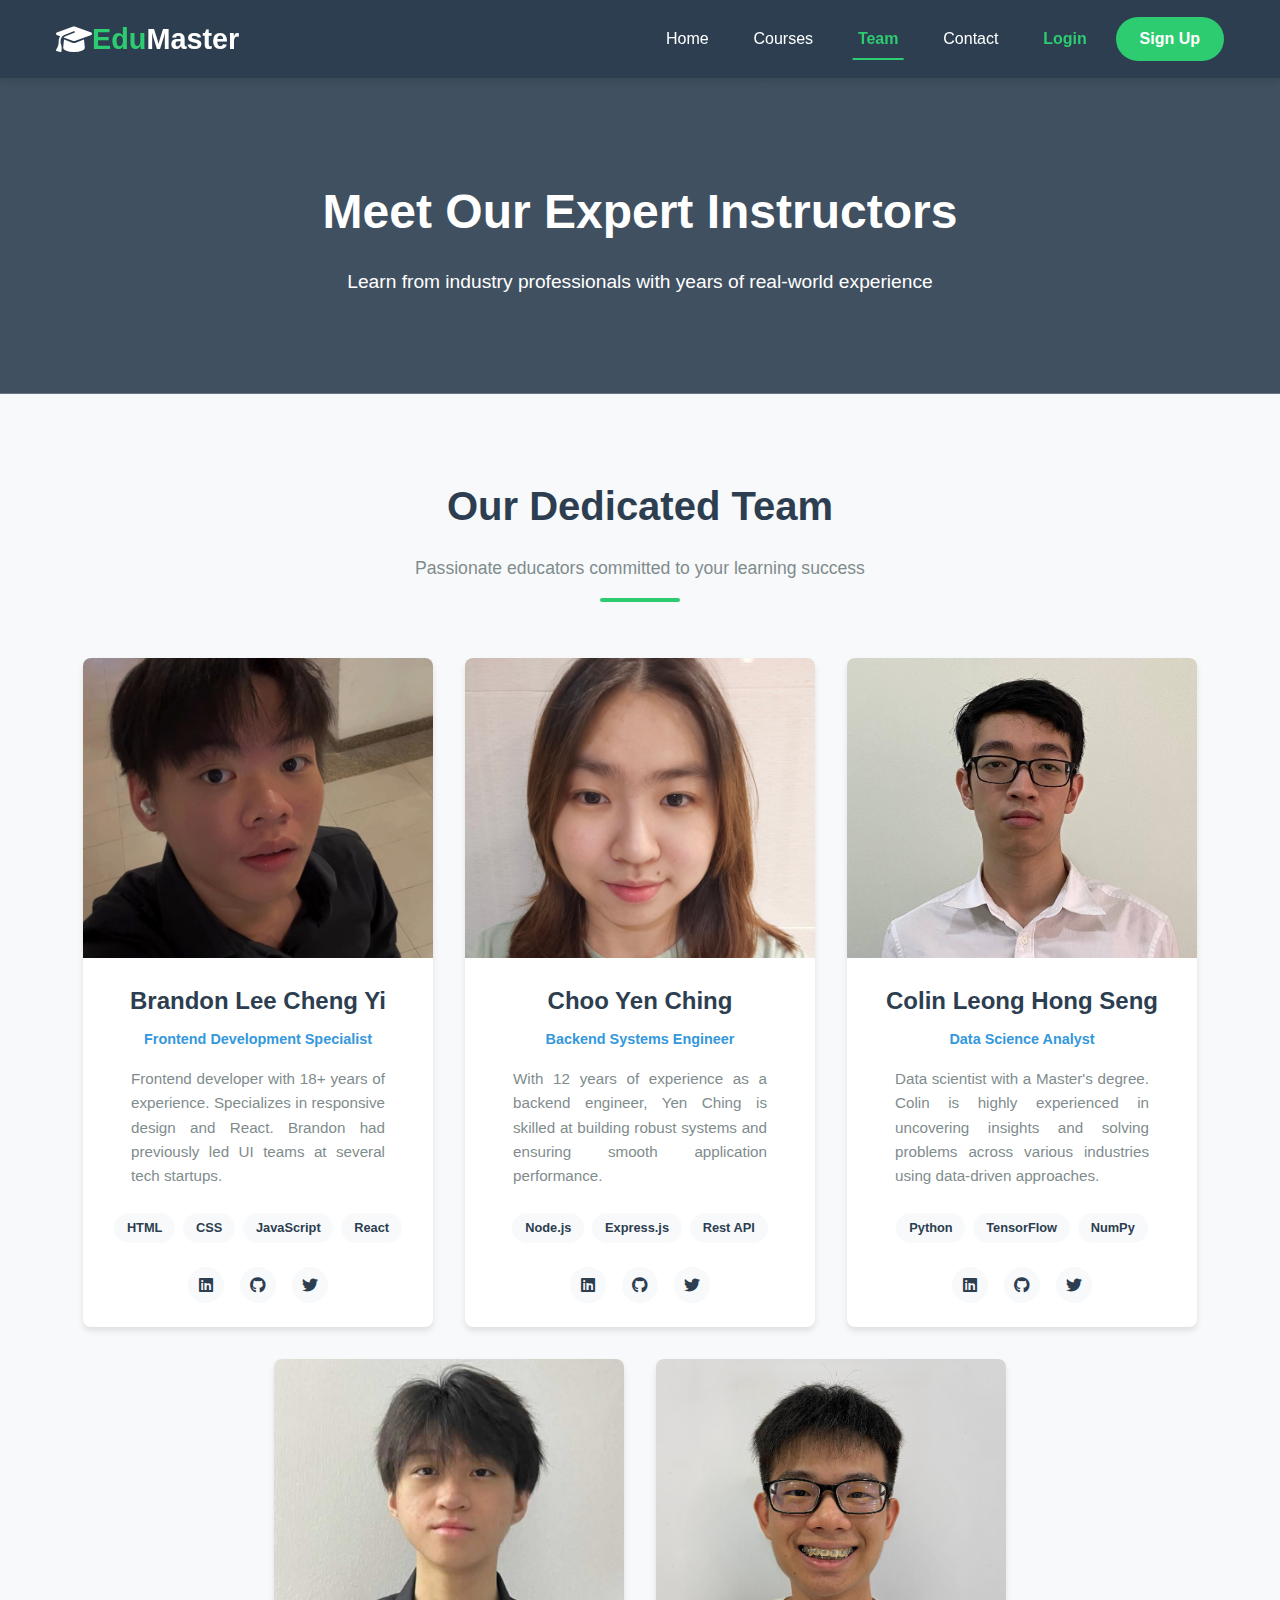
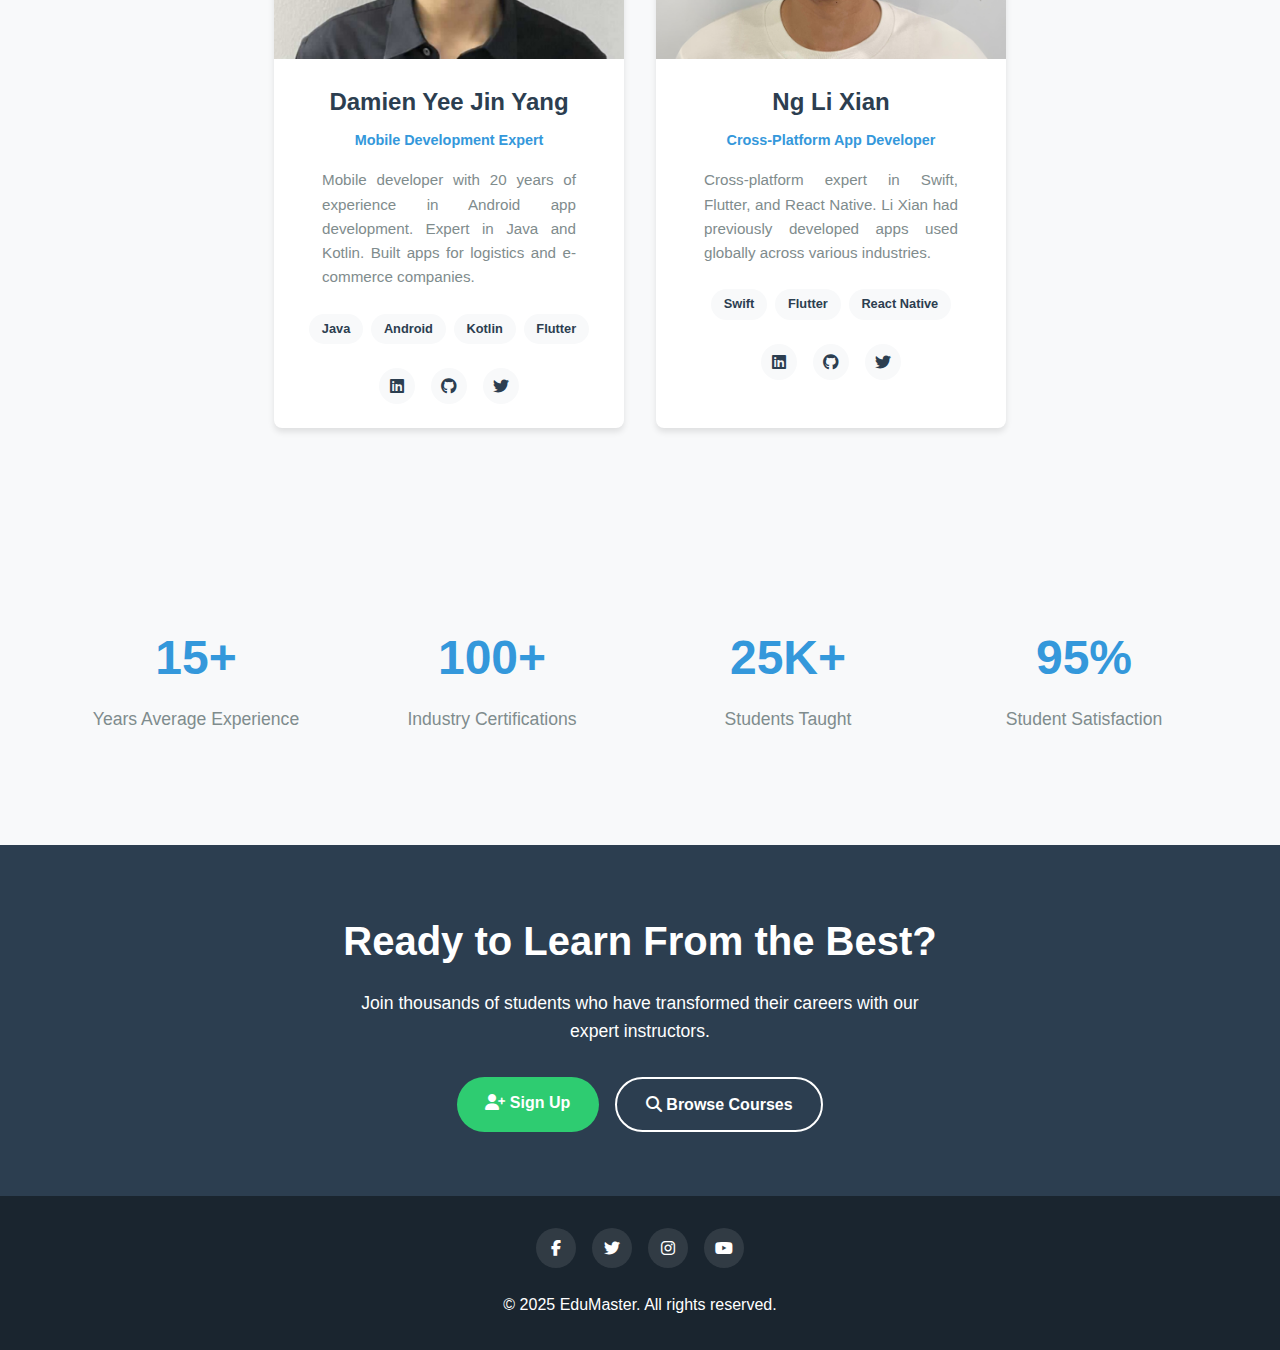
<file: templates/team.html>
<!DOCTYPE html>
<html lang="en">
<head>
    <meta charset="UTF-8">
    <meta name="viewport" content="width=device-width, initial-scale=1.0">
    <title>Our Team - EduMaster</title>
    <link rel="icon" type="image/x-icon" href="../images/favicon.ico">
    <link rel="stylesheet" href="https://cdnjs.cloudflare.com/ajax/libs/font-awesome/6.4.0/css/all.min.css">
    <link rel="stylesheet" href="../css/common.css">
    <link rel="stylesheet" href="../css/team.css">
</head>
<body>
    <!-- Navbar -->
    <header>
        <div class="nav-container">
            <nav>
                <a href="index.html" class="logo">
                    <i class="fas fa-graduation-cap"></i>
                    <span>Edu</span>Master
                </a>
                <div class="hamburger">
                    <i class="fas fa-bars"></i>
                </div>
                <div class="nav-links">
                    <a href="index.html">Home</a>
                    <a href="courses.html">Courses</a>
                    <a href="team.html" class="active">Team</a>
                    <a href="contact.html">Contact</a>
                    <a href="login.html" class="login">Login</a>
                    <a href="signup.html" class="signup btn">Sign Up</a>
                    <a href="index.html" class="logout btn hidden" id="logoutBtn">Log Out</a>
                </div>
            </nav>
        </div>
    </header>

    <!-- Hero Section -->
    <section class="hero">
        <div class="container hero-content">
            <h1>Meet Our Expert Instructors</h1>
            <p>Learn from industry professionals with years of real-world experience</p>
        </div>
    </section>

    <!-- Team Section -->
    <main class="section">
        <div class="container">
            <div class="section-title">
                <h2>Our Dedicated Team</h2>
                <p>Passionate educators committed to your learning success</p>
            </div>
            
            <div class="team-container">
                <!-- Instructor 1 - Brandon -->
                <article class="instructor-card">
                    <div class="instructor-img">
                        <img src="../images/profiles/brandon.png" alt="Brandon Lee">
                    </div>
                    <div class="instructor-content">
                        <h3>Brandon Lee Cheng Yi</h3>
                        <p class="instructor-title">Frontend Development Specialist</p>
                        <div class="instructor-bio">
                            <p>Frontend developer with 18+ years of experience. Specializes in responsive design and React. Brandon had previously led UI teams at several tech startups.</p>
                        </div>
                        <div class="instructor-skills">
                            <span>HTML</span>
                            <span>CSS</span>
                            <span>JavaScript</span>
                            <span>React</span>
                        </div>
                        <div class="instructor-social">
                            <a href="https://www.linkedin.com" target="_blank"><i class="fab fa-linkedin"></i></a>
                            <a href="https://github.com" target="_blank"><i class="fab fa-github"></i></a>
                            <a href="https://x.com" target="_blank"><i class="fab fa-twitter"></i></a>
                        </div>
                    </div>
                </article>
                
                <!-- Instructor 2 - Yen Ching -->
                <article class="instructor-card">
                    <div class="instructor-img">
                        <img src="../images/profiles/yenching.jpg" alt="Yen Ching">
                    </div>
                    <div class="instructor-content">
                        <h3>Choo Yen Ching</h3>
                        <p class="instructor-title">Backend Systems Engineer</p>
                        <div class="instructor-bio">
                            <p>With 12 years of experience as a backend engineer, Yen Ching is skilled at building robust systems and ensuring smooth application performance.</p>
                        </div>
                        <div class="instructor-skills">
                            <span>Node.js</span>
                            <span>Express.js</span>
                            <span>Rest API</span>
                        </div>
                        <div class="instructor-social">
                            <a href="https://www.linkedin.com" target="_blank"><i class="fab fa-linkedin"></i></a>
                            <a href="https://github.com" target="_blank"><i class="fab fa-github"></i></a>
                            <a href="https://x.com" target="_blank"><i class="fab fa-twitter"></i></a>
                        </div>
                    </div>
                </article>
                
                <!-- Instructor 3 - Colin -->
                <article class="instructor-card">
                    <div class="instructor-img">
                        <img src="../images/profiles/colin.jpg" alt="Colin Leong">
                    </div>
                    <div class="instructor-content">
                        <h3>Colin Leong Hong Seng</h3>
                        <p class="instructor-title">Data Science Analyst</p>
                        <div class="instructor-bio">
                            <p>Data scientist with a Master's degree. Colin is highly experienced in  uncovering insights and solving problems across various industries using data-driven approaches.</p>
                        </div>
                        <div class="instructor-skills">
                            <span>Python</span>
                            <span>TensorFlow</span>
                            <span>NumPy</span>
                        </div>
                        <div class="instructor-social">
                            <a href="https://www.linkedin.com" target="_blank"><i class="fab fa-linkedin"></i></a>
                            <a href="https://github.com" target="_blank"><i class="fab fa-github"></i></a>
                            <a href="https://x.com" target="_blank"><i class="fab fa-twitter"></i></a>
                        </div>
                    </div>
                </article>
                
                <!-- Instructor 4 - Damien -->
                <article class="instructor-card">
                    <div class="instructor-img">
                        <img src="../images/profiles/damien.png" alt="Damien">
                    </div>
                    <div class="instructor-content">
                        <h3>Damien Yee Jin Yang</h3>
                        <p class="instructor-title">Mobile Development Expert</p>
                        <div class="instructor-bio">
                            <p>Mobile developer with 20 years of experience in Android app development. Expert in Java and Kotlin. Built apps for logistics and e-commerce companies.</p>
                        </div>
                        <div class="instructor-skills">
                            <span>Java</span>
                            <span>Android</span>
                            <span>Kotlin</span>
                            <span>Flutter</span>
                        </div>
                        <div class="instructor-social">
                            <a href="https://www.linkedin.com" target="_blank"><i class="fab fa-linkedin"></i></a>
                            <a href="https://github.com" target="_blank"><i class="fab fa-github"></i></a>
                            <a href="https://x.com" target="_blank"><i class="fab fa-twitter"></i></a>
                        </div>
                    </div>
                </article>
                
                <!-- Instructor 5 - Li Xian -->
                <article class="instructor-card">
                    <div class="instructor-img">
                        <img src="../images/profiles/lixian.png" alt="Li Xian">
                    </div>
                    <div class="instructor-content">
                        <h3>Ng Li Xian</h3>
                        <p class="instructor-title">Cross-Platform App Developer</p>
                        <div class="instructor-bio">
                            <p>Cross-platform expert in Swift, Flutter, and React Native. Li Xian had previously developed apps used globally across various industries.</p>
                        </div>
                        <div class="instructor-skills">
                            <span>Swift</span>
                            <span>Flutter</span>
                            <span>React Native</span>
                        </div>
                        <div class="instructor-social">
                            <a href="https://www.linkedin.com" target="_blank"><i class="fab fa-linkedin"></i></a>
                            <a href="https://github.com" target="_blank"><i class="fab fa-github"></i></a>
                            <a href="https://x.com" target="_blank"><i class="fab fa-twitter"></i></a>
                        </div>
                    </div>
                </article>
            </div>
        </div>
    </main>

    <!-- Stats Section -->
    <section class="section section-bg-lighter">
        <div class="container">
            <div class="stats-grid">
                <article class="stat-item">
                    <div class="stat-number">15+</div>
                    <div class="stat-label">Years Average Experience</div>
                </article>
                <article class="stat-item">
                    <div class="stat-number">100+</div>
                    <div class="stat-label">Industry Certifications</div>
                </article>
                <article class="stat-item">
                    <div class="stat-number">25K+</div>
                    <div class="stat-label">Students Taught</div>
                </article>
                <article class="stat-item">
                    <div class="stat-number">95%</div>
                    <div class="stat-label">Student Satisfaction</div>
                </article>
            </div>
        </div>
    </section>

    <!-- CTA Section -->
    <section class="cta">
        <div class="container">
            <div class="cta-content">
                <h2>Ready to Learn From the Best?</h2>
                <p>Join thousands of students who have transformed their careers with our expert instructors.</p>
                <div class="cta-buttons">
                    <a href="signup.html" class="btn btn-secondary signup">
                        <i class="fas fa-user-plus"></i> Sign Up
                    </a>
                    <a href="courses.html" class="btn btn-outline">
                        <i class="fas fa-search"></i> Browse Courses
                    </a>
                </div>
            </div>
        </div>
    </section>

    <!-- Footer -->
    <footer>
        <div class="footer-content">
            <div class="social-links">
                <a href="https://www.facebook.com" target="_blank"><i class="fab fa-facebook-f"></i></a>
                <a href="https://x.com" target="_blank"><i class="fab fa-twitter"></i></a>
                <a href="https://www.instagram.com" target="_blank"><i class="fab fa-instagram"></i></a>
                <a href="https://www.youtube.com" target="_blank"><i class="fab fa-youtube"></i></a>
            </div>
            <p>&copy; 2025 EduMaster. All rights reserved.</p>
        </div>
    </footer>

    <!-- Back to Top Button -->
    <button id="back-to-top" title="Back to Top">
        <i class="fas fa-chevron-up"></i>
    </button>

    <!-- JavaScript -->
    <script src="../js/common.js"></script>
</body>
</html>
</file>
<file: css/common.css>
/* Theme Colour Variables */
:root {
    --primary-color: #3498db;
    --primary-dark: #2980b9;
    --secondary-color: #2ecc71;
    --secondary-dark: #27ae60;
    --accent-color: #e74c3c;
    --accent-dark: #c0392b;
    --dark-color: #2c3e50;
    --darker-color: #1a252f;
    --light-color: #ecf0f1;
    --lighter-color: #f8f9fa;
    --text-color: #333;
    --text-light: #fff;
    --text-muted: #7f8c8d;
    --shadow: 0 4px 6px rgba(0, 0, 0, 0.1);
    --shadow-lg: 0 10px 20px rgba(0, 0, 0, 0.15);
    --transition: all 0.3s cubic-bezier(0.25, 0.8, 0.25, 1);
}

/* Scrollbar */
::-webkit-scrollbar {
    width: 13px;
}

::-webkit-scrollbar-track {
    background: var(--dark-color);
    border-radius: 10px;
}

::-webkit-scrollbar-thumb {
    background: var(--primary-color);
    border-radius: 10px;

}

::-webkit-scrollbar-thumb:hover {
    background: var(--primary-dark);
}

/* Base Styles */
* {
    margin: 0;
    padding: 0;
    box-sizing: border-box;
}

html {
    scroll-behavior: smooth;
}

body {
    font-family: 'Segoe UI', Tahoma, Geneva, Verdana, sans-serif;
    line-height: 1.6;
    color: var(--text-color);
    background-color: var(--lighter-color);
    overflow-x: hidden;
}

a {
    text-decoration: none;
    color: inherit;
}

img {
    max-width: 100%;
    height: auto;
    display: block;
}

.container {
    max-width: 1200px;
    margin: 0 auto;
    padding: 0 1.5rem;
}

/* Buttons */
.btn {
    display: inline-block;
    padding: 0.8rem 1.8rem;
    border-radius: 50px;
    font-weight: 600;
    text-align: center;
    cursor: pointer;
    transition: var(--transition);
    border: none;
}

.btn-primary {
    background-color: var(--primary-color);
    color: var(--text-light);
}

.btn-primary:hover {
    background-color: var(--primary-dark);
    transform: translateY(-2px);
    box-shadow: var(--shadow);
}

.btn-secondary {
    background-color: var(--secondary-color);
    color: var(--text-light);
}

.btn-secondary:hover {
    background-color: var(--secondary-dark);
    transform: translateY(-2px);
    box-shadow: var(--shadow);
}

.btn-outline {
    background-color: transparent;
    border: 2px solid var(--text-light);
    color: var(--text-light);
}

.btn-outline:hover {
    background-color: rgba(255, 255, 255, 0.2);
}

.btn-full-width {
    width: 100%;
}

/* Header & Navbar */
header {
    background-color: var(--dark-color);
    color: var(--text-light);
    padding: 1rem 0;
    position: sticky;
    top: 0;
    z-index: 1000;
    box-shadow: var(--shadow);
}

.nav-container {
    width: 95%;
    margin: 0 auto;
    padding: 0 1.5rem;
}

nav {
    display: flex;
    justify-content: space-between;
    align-items: center;
}

.logo {
    font-size: 1.8rem;
    font-weight: bold;
    color: var(--text-light);
    display: flex;
    align-items: center;
}

.logo span {
    color: var(--secondary-color);
}

.logo-icon {
    font-size: 2rem;
}

.nav-links {
    display: flex;
    gap: 1vw;
    align-items: center;
}

.nav-links a {
    padding: 0.5rem 1rem;
    border-radius: 4px;
    transition: var(--transition);
    font-weight: 500;
    position: relative;
}

.nav-links a:not(.btn):hover {
    color: var(--secondary-color);
}

.nav-links a:not(.btn)::after {
    content: '';
    position: absolute;
    bottom: 0;
    left: 50%;
    width: 0;
    height: 2px;
    background: var(--secondary-color);
    transition: var(--transition);
    transform: translateX(-50%);
}

.nav-links a:not(.btn):hover::after {
    width: 70%;
}

.nav-links a.active {
    color: var(--secondary-color);
    font-weight: bold;
}

.nav-links a.active::after {
    width: 70%;
}

.nav-links .login {
    color: var(--secondary-color);
    font-weight: 600;
}

.nav-links .signup, .nav-links .logout {
    background-color: var(--secondary-color);
    color: var(--text-light);
    padding: 0.6rem 1.5rem;
    border-radius: 50px;
    font-weight: 600;
}

.nav-links .signup:hover, .nav-links .logout:hover {
    background-color: var(--secondary-dark);
    transform: translateY(-2px);
    box-shadow: var(--shadow);
}

.hidden {
    display: none;
}

/* Hamburger Menu */
.hamburger {
    display: none;
    cursor: pointer;
    font-size: 1.8rem;
    color: var(--text-light);
    transition: var(--transition);
}

.hamburger:hover {
    color: var(--secondary-color);
}

/* Sections */
.section {
    padding: 5rem 0;
}

.section-title {
    text-align: center;
    margin-bottom: 3.5rem;
    position: relative;
}

.section-title h2 {
    font-size: 2.5rem;
    color: var(--dark-color);
    margin-bottom: 1rem;
}

.section-title-light h2 {
    color: var(--light-color);
}

.section-title p {
    color: var(--text-muted);
    max-width: 700px;
    margin: 0 auto;
    font-size: 1.1rem;
}

.section-title::after {
    content: '';
    display: block;
    width: 80px;
    height: 4px;
    background: var(--secondary-color);
    margin: 1rem auto 0;
    border-radius: 2px;
}

.section-bg-lighter {
    background-color: var(--lighter-color);
}

/* Footer */
footer {
    background-color: var(--darker-color);
    color: var(--text-light);
    padding: 2rem;
    text-align: center;
}

.footer-content {
    max-width: 1200px;
    margin: 0 auto;
    display: flex;
    flex-direction: column;
    gap: 1.5rem;
}

.social-links {
    display: flex;
    justify-content: center;
    gap: 1rem;
}

.social-links a {
    display: flex;
    align-items: center;
    justify-content: center;
    width: 40px;
    height: 40px;
    border-radius: 50%;
    background-color: rgba(255, 255, 255, 0.1);
    color: var(--text-light);
    transition: var(--transition);
}

.social-links a:hover {
    background-color: var(--secondary-color);
    transform: translateY(-3px);
}

/* Back to Top Button */
#back-to-top {
    position: fixed;
    bottom: 30px;
    right: 30px;
    width: 50px;
    height: 50px;
    background: linear-gradient(135deg, var(--primary-color), var(--secondary-color));
    color: var(--text-light);
    border: none;
    border-radius: 50%;
    cursor: pointer;
    display: flex;
    align-items: center;
    justify-content: center;
    font-size: 1.2rem;
    box-shadow: var(--shadow-lg);
    transition: var(--transition);
    opacity: 0;
    visibility: hidden;
    transform: translateY(20px);
    z-index: 1500;
}

#back-to-top.visible {
    opacity: 1;
    visibility: visible;
    transform: translateY(0);
}

#back-to-top:hover {
    background: linear-gradient(135deg, var(--secondary-color), var(--primary-color));
    transform: translateY(-3px);
    box-shadow: 0 8px 25px rgba(0, 0, 0, 0.3);
}

#back-to-top:active {
    transform: translateY(-1px);
}

/* Responsive Design - Common */
@media (max-width: 768px) {
    .hamburger {
        display: block;
    }

    .nav-links {
        position: fixed;
        top: 70px;
        left: -100%;
        width: 100%;
        height: calc(100vh - 80px);
        background-color: var(--dark-color);
        flex-direction: column;
        align-items: center;
        padding: 2rem 0;
        transition: var(--transition);
        gap: 1rem;
    }

    .nav-links.active {
        left: 0;
    }

    .section-title h2 {
        font-size: 2rem;
    }
}

@media (max-width: 576px) {
    .btn {
        width: 100%;
        max-width: 300px;
    }
}
</file>
<file: css/contact.css>
/* Hero Section */
.hero {
    background: linear-gradient(135deg, var(--primary-color) 0%, var(--secondary-color) 100%);
    color: var(--text-light);
    padding: 8rem 0 4rem;
    position: relative;
    overflow: hidden;
}

.hero-bg {
    position: absolute;
    top: 0;
    left: 0;
    width: 100%;
    height: 100%;
    background: url('https://images.unsplash.com/photo-1516321318423-f06f85e504b3?ixlib=rb-4.0.3&auto=format&fit=crop&w=2070&q=80') center/cover;
    opacity: 0.1;
    z-index: 1;
}

.hero-content {
    position: relative;
    z-index: 2;
    text-align: center;
    max-width: 800px;
    margin: 0 auto;
    padding: 0 1.5rem;
}

.hero h1 {
    font-size: 3.5rem;
    margin-bottom: 1.5rem;
    font-weight: 700;
}

.hero p {
    font-size: 1.2rem;
    margin-bottom: 2rem;
    opacity: 0.9;
}

/* Contact Section */
.contact-wrapper {
    display: grid;
    grid-template-columns: 1fr 1fr;
    gap: 4rem;
    align-items: start;
}

.contact-info {
    padding: 2rem 0;
}

.text-left {
    text-align: left;
}

.text-left::after {
    margin: 1rem 0 0;
}

.contact-methods {
    display: flex;
    flex-direction: column;
    gap: 2rem;
    margin-top: 3rem;
}

.contact-method {
    display: flex;
    align-items: flex-start;
    gap: 1.5rem;
    padding: 2rem;
    background: white;
    border-radius: 12px;
    box-shadow: var(--shadow);
    transition: var(--transition);
}

.contact-method:hover {
    transform: translateY(-5px);
    box-shadow: var(--shadow-lg);
}

.contact-icon {
    display: flex;
    align-items: center;
    justify-content: center;
    width: 60px;
    height: 60px;
    background: linear-gradient(135deg, var(--primary-color), var(--secondary-color));
    color: white;
    border-radius: 50%;
    font-size: 1.5rem;
    flex-shrink: 0;
}

.contact-details h3 {
    color: var(--dark-color);
    margin-bottom: 0.5rem;
    font-size: 1.2rem;
}

.contact-details p {
    color: var(--text-color);
    margin-bottom: 0.3rem;
    font-weight: 600;
}

.contact-details span {
    color: var(--text-muted);
    font-size: 0.9rem;
}

/* Contact Form */
.contact-form-container {
    background: white;
    padding: 3rem;
    border-radius: 16px;
    box-shadow: var(--shadow-lg);
}

.contact-form h2 {
    color: var(--dark-color);
    margin-bottom: 2rem;
    font-size: 2rem;
    text-align: center;
}

.form-row {
    display: grid;
    grid-template-columns: 1fr 1fr;
    gap: 1.5rem;
    margin-bottom: 1.5rem;
}

.contact-form .form-group {
    margin-bottom: 1.5rem;
}

.form-group label {
    display: block;
    margin-bottom: 0.5rem;
    color: var(--dark-color);
    font-weight: 600;
}

.form-group input,
.form-group select,
.form-group textarea {
    width: 100%;
    padding: 1rem;
    border: 2px solid #e1e8ed;
    border-radius: 8px;
    font-size: 1rem;
    transition: var(--transition);
    background: #f8f9fa;
}

.form-group input:focus,
.form-group select:focus,
.form-group textarea:focus {
    outline: none;
    border-color: var(--secondary-color);
    background: white;
    box-shadow: 0 0 0 3px rgba(46, 204, 113, 0.1);
}

.form-group textarea {
    resize: vertical;
    min-height: 120px;
}

.form-group select {
    cursor: pointer;
}

/* Error Message */
.error {
    color: red;
    font-size: 0.8em;
    margin-left: 5px;
}

/* FAQ Section */
.quick-faq {
    display: grid;
    grid-template-columns: repeat(auto-fit, minmax(300px, 1fr));
    gap: 2rem;
    margin-top: 3rem;
}

.faq-card {
    background: white;
    padding: 2.5rem;
    border-radius: 12px;
    text-align: center;
    box-shadow: var(--shadow);
    transition: var(--transition);
}

.faq-card:hover {
    transform: translateY(-5px);
    box-shadow: var(--shadow-lg);
}

.faq-icon {
    display: flex;
    align-items: center;
    justify-content: center;
    width: 80px;
    height: 80px;
    background: linear-gradient(135deg, var(--primary-color), var(--secondary-color));
    color: white;
    border-radius: 50%;
    font-size: 2rem;
    margin: 0 auto 1.5rem;
}

.faq-card h3 {
    color: var(--dark-color);
    margin-bottom: 1rem;
    font-size: 1.3rem;
}

.faq-card p {
    color: var(--text-muted);
    line-height: 1.6;
}

/* Responsive Design - Contact */
@media (max-width: 968px) {
    .contact-wrapper {
        grid-template-columns: 1fr;
        gap: 3rem;
    }
    
    .contact-form-container {
        padding: 2rem;
    }
}

@media (max-width: 768px) {
    .hero {
        padding: 6rem 0 3rem;
    }
    
    .hero h1 {
        font-size: 2.5rem;
    }
    
    .hero p {
        font-size: 1.1rem;
    }
    
    .form-row {
        grid-template-columns: 1fr;
        gap: 0.8rem;
    }
    
    .contact-method {
        padding: 1.5rem;
    }
    
    .contact-icon {
        width: 50px;
        height: 50px;
        font-size: 1.2rem;
    }
    
    .quick-faq {
        grid-template-columns: 1fr;
    }
    
    .faq-card {
        padding: 2rem;
    }
    
    .faq-icon {
        width: 60px;
        height: 60px;
        font-size: 1.5rem;
    }
}

@media (max-width: 576px) {
    .hero h1 {
        font-size: 2rem;
    }
    
    .contact-form h2 {
        font-size: 1.5rem;
    }
    
    .contact-method {
        flex-direction: column;
        justify-content: center;
        align-items: center;
        text-align: center;
        gap: 1rem;
    }
    
    .form-row {
        gap: 0.6rem;
    }
}
</file>
<file: css/courses.css>
/* Hero Section */
.hero {
    text-align: center;
    padding: 5rem 0;
    background: linear-gradient(135deg, var(--primary-color), var(--secondary-color));
    color: var(--text-light);
    position: relative;
    overflow: hidden;
}

.hero::before {
    content: '';
    position: absolute;
    top: 0;
    left: 0;
    width: 100%;
    height: 100%;
    background: url('https://images.unsplash.com/photo-1522202176988-66273c2fd55f?ixlib=rb-1.2.1&auto=format&fit=crop&w=1350&q=80') center/cover;
    opacity: 0.1;
    z-index: 0;
}

.hero-content {
    position: relative;
    z-index: 1;
}

.hero h1 {
    font-size: 2.8rem;
    margin-bottom: 1rem;
    line-height: 1.2;
}

.hero p {
    font-size: 1.2rem;
    max-width: 700px;
    margin: 0 auto 2rem;
    opacity: 0.9;
}

/* Courses Section */
#web-courses, #data-courses, #mobile-courses {
    scroll-margin-top: 100px; /* Scroll 100px above target, avoid navbar blocking title */
}

.courses-container {
    display: flex;
    flex-direction: column;
    gap: 4rem;
}

.course-category {
    background-color: white;
    border-radius: 12px;
    box-shadow: var(--shadow);
    overflow: hidden;
}

.category-header {
    background: linear-gradient(135deg, var(--dark-color), var(--darker-color));
    color: white;
    padding: 1.5rem 2rem;
    display: flex;
    justify-content: center;
}

.category-header h2 {
    font-size: 1.8rem;
    display: flex;
    align-items: center;
    gap: 1rem;
}

.category-header h2 i {
    color: var(--secondary-color);
}

.courses-grid {
    display: flex;
    flex-wrap: wrap;
    gap: 2rem;
    padding: 2rem;
    justify-content: flex-start;
}

.course-card {
    flex: 1 1 300px;
    max-width: 350px;
    background-color: white;
    border-radius: 10px;
    overflow: hidden;
    box-shadow: var(--shadow);
    transition: var(--transition);
    position: relative;
}

.course-card:hover {
    transform: translateY(-10px);
    box-shadow: var(--shadow-lg);
}

.course-img {
    height: 200px;
    overflow: hidden;
    position: relative;
}

.course-img img {
    width: 100%;
    height: 100%;
    object-fit: cover;
    transition: transform 0.5s ease;
}

.course-content {
    padding: 1.5rem;
}

.course-title {
    font-size: 1.3rem;
    margin-bottom: 1rem;
    color: var(--dark-color);
}

.course-meta {
    display: flex;
    justify-content: space-between;
    color: var(--text-muted);
    font-size: 0.9rem;
    margin-bottom: 1rem;
}

.course-meta span {
    display: flex;
    align-items: center;
    gap: 0.5rem;
}

.course-instructor {
    display: flex;
    align-items: center;
    gap: 0.8rem;
    margin-bottom: 1rem;
    font-size: 0.95rem;
    font-weight: bold;
}

.instructor-avatar {
    width: 40px;
    height: 40px;
    border-radius: 50%;
    object-fit: cover;
    border: 2px solid var(--light-color);
}

.course-rating {
    display: flex;
    align-items: center;
    gap: 0.5rem;
    margin-bottom: 1.5rem;
    color: var(--dark-color);
}

.stars {
    color: #ffc107;
}

.rating-count {
    color: var(--text-muted);
    font-size: 0.9rem;
}

.course-price {
    font-size: 1.5rem;
    font-weight: bold;
    color: var(--dark-color);
    margin-bottom: 1.5rem;
}

.course-price .original {
    text-decoration: line-through;
    color: var(--text-muted);
    font-size: 1rem;
    margin-left: 0.5rem;
}

/* Responsive Design - Courses */
@media (max-width: 992px) {
    .hero h1 {
        font-size: 2.5rem;
    }

    .courses-grid {
        justify-content: center;
    }
}

@media (max-width: 768px) {
    .hero {
        padding: 4rem 0;
    }

    .hero h1 {
        font-size: 2rem;
    }

    .section-title h2 {
        font-size: 1.8rem;
    }

    .courses-grid {
        padding: 1.5rem;
    }
}

@media (max-width: 576px) {
    .hero {
        padding: 3rem 0;
    }

    .hero h1 {
        font-size: 1.8rem;
    }

    .category-header h2 {
        font-size: 1.5rem;
    }
}
</file>
<file: css/auth.css>
.auth-container {
    max-width: 500px;
    margin: 3rem auto;
    padding: 2rem;
    background-color: var(--text-light);
    border-radius: 8px;
    box-shadow: var(--shadow);
}

.auth-title {
    text-align: center;
    margin-bottom: 2rem;
    color: var(--dark-color);
}

.auth-title h2 {
    font-size: 2rem;
    margin-bottom: 0.5rem;
}

.auth-title p {
    color: var(--text-muted);
}

.auth-form .form-group {
    margin-bottom: 1.5rem;
}

.auth-form label {
    display: block;
    margin-bottom: 0.5rem;
    font-weight: 600;
    color: var(--dark-color);
}

.auth-form input {
    width: 100%;
    padding: 0.8rem 1rem;
    border: 1px solid #ddd;
    border-radius: 4px;
    font-size: 1rem;
    transition: var(--transition);
}

.auth-form input:focus {
    border-color: var(--primary-color);
    outline: none;
    box-shadow: 0 0 0 3px rgba(52, 152, 219, 0.2);
}

#submit-button {
    display: inline-block;
    border-radius: 50px;
    font-weight: 600;
    text-align: center;
    cursor: pointer;
    transition: var(--transition);
    border: none;
    width: 100%;
    padding: 0.8rem;
    margin: 1rem 0;
    background-color: var(--primary-color);
    color: var(--text-light);
}

#submit-button:hover {
    background-color: var(--primary-dark);
    transform: translateY(-2px);
    box-shadow: var(--shadow);
}

/* Error Message */
.error {
    color: red;
    font-size: 0.8em;
    margin-left: 5px;
}

/* Social Buttons */
.social-login {
    display: flex;
    flex-direction: column;
    gap: 1rem;
    margin: 2rem 0;
}

.social-btn {
    cursor: pointer;
    display: flex;
    align-items: center;
    justify-content: center;
    gap: 0.5rem;
    padding: 0.8rem;
    border-radius: 4px;
    font-weight: 600;
    transition: var(--transition);
    border: 1px solid #ddd;
    background-color: var(--text-light);
    color: var(--text-color);
    width: 100%;
}

.social-btn.google {
    background-color: #fff;
    color: #4285F4;
}

.social-btn.facebook {
    background-color: #fff;
    color: #4267B2;
}

.social-btn:hover {
    transform: translateY(-2px);
    background-color: var(--primary-color);
    color: var(--text-light);
}

.social-btn i {
    font-size: 1.2rem;
}

/* Switch to Login or Sign Up */
.auth-switch {
    text-align: center;
    margin-top: 1.5rem;
    color: var(--text-muted);
}

.auth-switch a {
    color: var(--primary-color);
    font-weight: 600;
    text-decoration: none;
    transition: var(--transition);
}

.auth-switch a:hover {
    color: var(--primary-dark);
}

.divider {
    display: flex;
    align-items: center;
    margin: 1.5rem 0;
    color: var(--text-muted);
}

.divider::before,
.divider::after {
    content: "";
    flex: 1;
    border-bottom: 1px solid #ddd;
}

.divider::before {
    margin-right: 1rem;
}

.divider::after {
    margin-left: 1rem;
}

/* Responsive Design - Login & Signup */
@media (max-width: 576px) {
    .auth-container {
        margin: 2rem 1rem;
        padding: 1.5rem;
    }
}
</file>
<file: css/team.css>
/* Hero Section */
.hero {
    background: linear-gradient(rgba(44, 62, 80, 0.9), rgba(44, 62, 80, 0.9)), 
                url('https://images.unsplash.com/photo-1522202176988-66273c2fd55f?ixlib=rb-1.2.1&auto=format&fit=crop&w=1350&q=80');
    background-size: cover;
    background-position: center;
    color: var(--text-light);
    padding: 6rem 0;
    text-align: center;
}

.hero-content h1 {
    font-size: 3rem;
    margin-bottom: 1rem;
}

.hero-content p {
    font-size: 1.2rem;
    max-width: 700px;
    margin: 0 auto;
}

/* Team Section */
.team-container {
    display: flex;
    flex-wrap: wrap;
    justify-content: center;
    gap: 2rem;
    margin-top: 2rem;
}

.instructor-card {
    background-color: var(--text-light);
    border-radius: 8px;
    overflow: hidden;
    box-shadow: var(--shadow);
    transition: var(--transition);
    width: 350px;
}

.instructor-card:hover {
    transform: translateY(-5px);
    box-shadow: var(--shadow-lg);
}

.instructor-img {
    height: 300px;
    overflow: hidden;
}

.instructor-img img {
    width: 100%;
    height: 100%;
    object-fit: cover;
    transition: var(--transition);
}

.instructor-content {
    padding: 1.5rem;
    display: flex;
    flex-direction: column;
    align-items: center;
}

.instructor-content h3 {
    color: var(--dark-color);
    margin-bottom: 0.5rem;
    font-size: 1.5rem;
}

.instructor-title {
    color: var(--primary-color);
    font-weight: 600;
    margin-bottom: 1rem;
    font-size: 0.9rem;
}

.instructor-bio {
    color: var(--text-muted);
    margin: auto 1.5rem 1.5rem;
    font-size: 0.95rem;
    line-height: 1.6;
    text-align: justify;
}

.instructor-skills {
    display: flex;
    flex-wrap: wrap;
    gap: 0.5rem;
    margin-bottom: 1.5rem;
}

.instructor-skills span {
    background-color: var(--lighter-color);
    color: var(--dark-color);
    padding: 0.3rem 0.8rem;
    border-radius: 50px;
    font-size: 0.8rem;
    font-weight: 600;
}

.instructor-social {
    display: flex;
    gap: 1rem;
}

.instructor-social a {
    display: flex;
    align-items: center;
    justify-content: center;
    width: 36px;
    height: 36px;
    border-radius: 50%;
    background-color: var(--lighter-color);
    color: var(--dark-color);
    transition: var(--transition);
}

.instructor-social a:hover {
    background-color: var(--primary-color);
    color: var(--text-light);
}

/* Stats Section */
.stats-grid {
    display: grid;
    grid-template-columns: repeat(auto-fit, minmax(200px, 1fr));
    gap: 2rem;
    text-align: center;
}

.stat-item {
    padding: 2rem 1rem;
}

.stat-number {
    font-size: 3rem;
    font-weight: bold;
    color: var(--primary-color);
    margin-bottom: 0.5rem;
}

.stat-label {
    color: var(--text-muted);
    font-size: 1.1rem;
}

/* CTA Section */
.cta {
    background-color: var(--dark-color);
    color: var(--text-light);
    padding: 4rem 0;
    text-align: center;
}

.cta-content h2 {
    font-size: 2.5rem;
    margin-bottom: 1rem;
}

.cta-content p {
    max-width: 600px;
    margin: 0 auto 2rem;
    font-size: 1.1rem;
}

.cta-buttons {
    display: flex;
    justify-content: center;
    gap: 1rem;
    flex-wrap: wrap;
}

/* Responsive Design - Team */
@media (max-width: 768px) {
    .hero-content h1 {
        font-size: 2.2rem;
    }
    
    .hero-content p {
        font-size: 1rem;
    }
    
    .stats-grid {
        grid-template-columns: 1fr 1fr;
    }
    
    .cta-buttons {
        flex-direction: column;
        align-items: center;
    }
    
    .cta-buttons .btn {
        width: 100%;
        max-width: 300px;
    }
}

@media (max-width: 480px) {
    .stats-grid {
        grid-template-columns: 1fr;
    }
    
    .stat-number {
        font-size: 2.5rem;
    }
}
</file>
